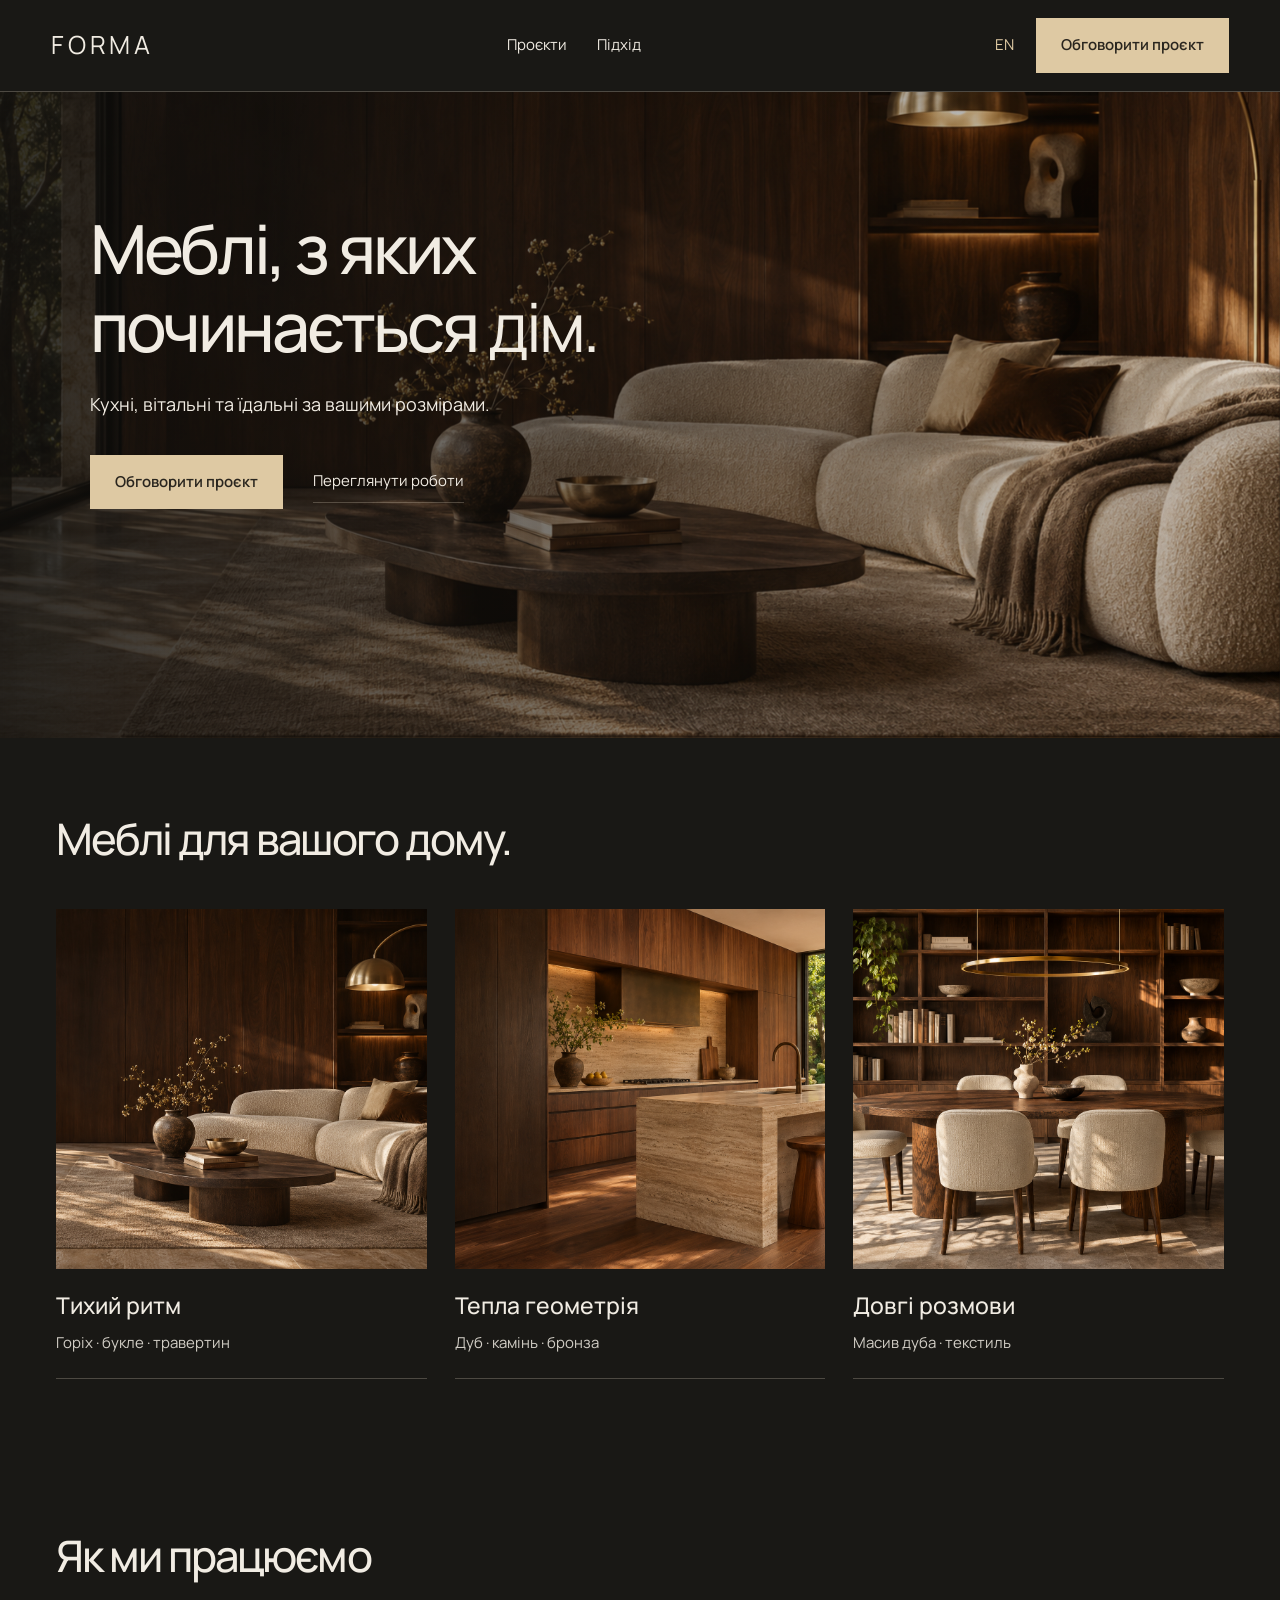
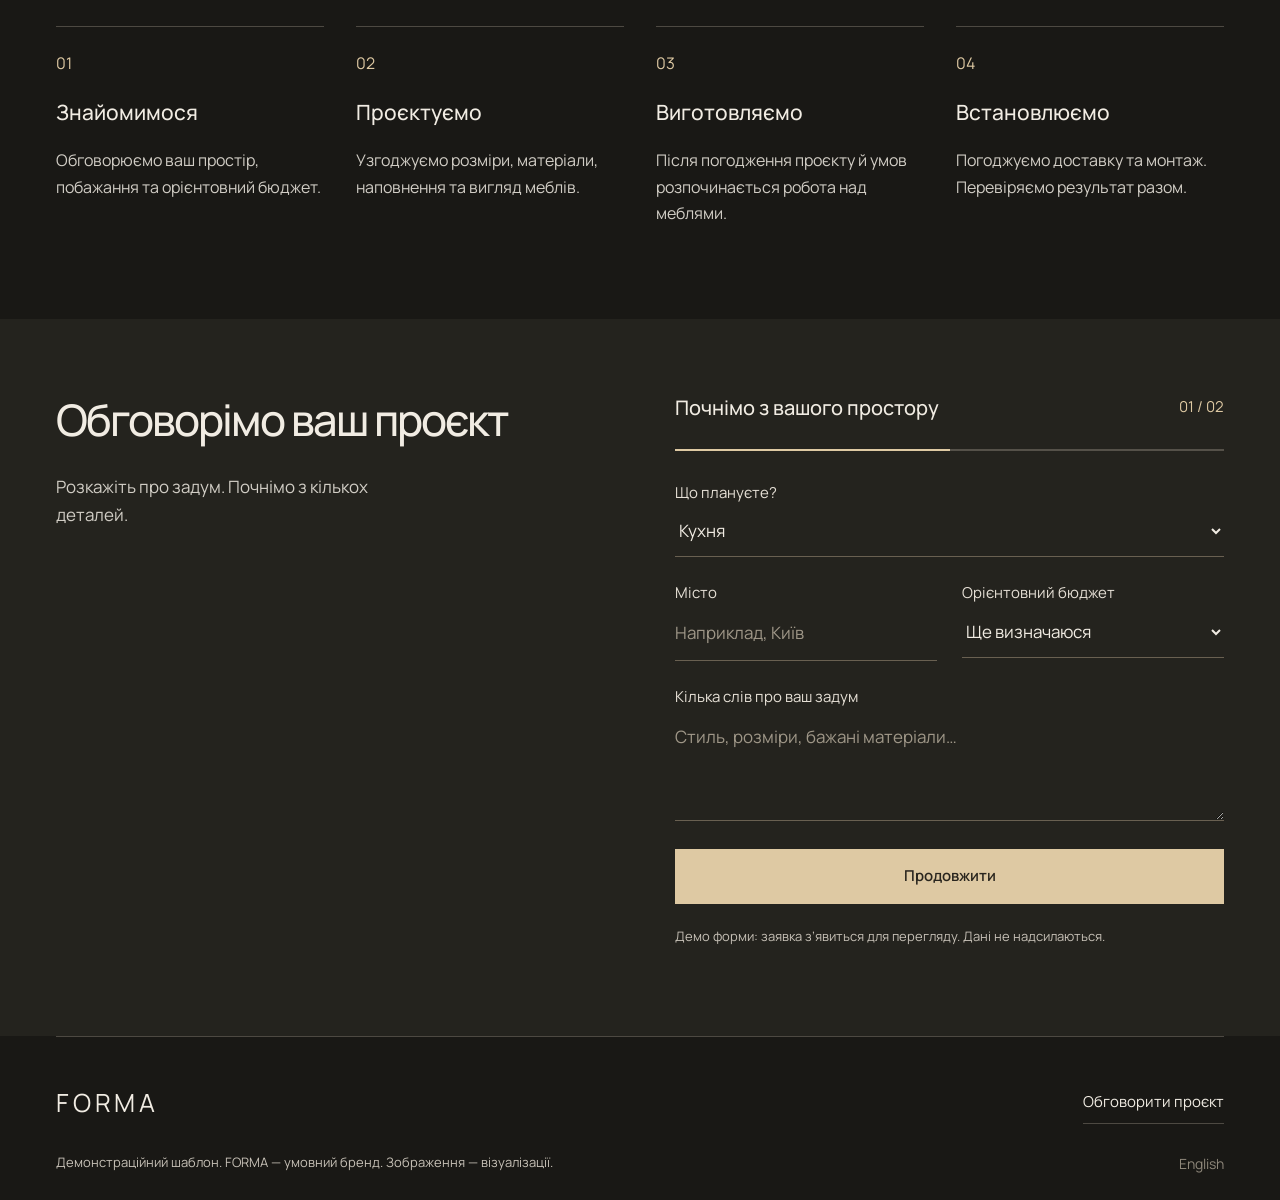
<file: index.html>
<!doctype html>
<html lang="uk">
<head>
<meta charset="UTF-8">
<meta name="viewport" content="width=device-width, initial-scale=1">
<meta name="robots" content="noindex,nofollow">
<meta name="description" content="МЕБЛІ ТА ПРОСТІР — Демонстраційний шаблон. FORMA — умовний бренд. Зображення — візуалізації.">
<meta name="theme-color" content="#191815">
<title>FORMA — МЕБЛІ ТА ПРОСТІР</title>
<link rel="icon" href="favicon.svg">
<link rel="preload" href="manrope.ttf" as="font" type="font/ttf" crossorigin>
<link rel="stylesheet" href="style.css?v=20261108">
<script src="app.js" defer>
</script>
</head>
<body class="uk">
<a class="skip" href="#main">До вмісту</a>
<header>
<a class="brand" href="#">FORMA
</a>
<nav aria-label="Навігація">

<a href="#projects">Проєкти</a>

<a href="#process">Підхід</a>
</nav>
<div class="header-end">
<a class="language" href="english.html" aria-label="English template">EN</a>
<a class="button compact" href="#inquiry">Обговорити проєкт</a>
<button class="menu-toggle" aria-label="Меню" aria-expanded="false">
<span>
</span>
<span>
</span>
</button>
</div>
</header>
<main id="main">
<section class="hero">
<img class="hero-img" src="living.png" alt="Вітальні" fetchpriority="high">
<div class="hero-shade">
</div>
<div class="hero-content">

<h1>Меблі, з яких<br>починається <i>дім.</i>
</h1>
<p class="hero-intro">Кухні, вітальні та їдальні за вашими розмірами.</p>
<div class="hero-actions">
<a class="button" href="#inquiry">Обговорити проєкт <span></span>
</a>
<a class="text-link" href="#projects">Переглянути роботи</a>
</div>
</div>

</section>
<section class="wrap section" id="projects">
<div class="section-heading">
<div>

<h2>Меблі для вашого дому.
</h2>
</div>

</div>
<div class="project-grid">
<button class="project" data-category="0" data-project="0">
<div class="project-photo">
<img src="living.png" alt="Тихий ритм" loading="lazy">

</div>
<div class="project-caption">
<h3>Тихий ритм</h3>
<small>Горіх · букле · травертин</small>
</div>
</button>
<button class="project" data-category="1" data-project="1">
<div class="project-photo">
<img src="kitchen.png" alt="Тепла геометрія" loading="lazy">

</div>
<div class="project-caption">
<h3>Тепла геометрія</h3>
<small>Дуб · камінь · бронза</small>
</div>
</button>
<button class="project" data-category="2" data-project="2">
<div class="project-photo">
<img src="dining.png" alt="Довгі розмови" loading="lazy">

</div>
<div class="project-caption">
<h3>Довгі розмови</h3>
<small>Масив дуба · текстиль</small>
</div>
</button>
</div>
</section>

<section class="wrap section" id="process">
<div class="section-heading">
<div>

<h2>Як ми працюємо
</h2>
</div>
</div>
<div class="steps">
<article>
<span class="step-number">01</span>
<h3>Знайомимося</h3>
<p>Обговорюємо ваш простір, побажання та орієнтовний бюджет.</p>
</article>
<article>
<span class="step-number">02</span>
<h3>Проєктуємо</h3>
<p>Узгоджуємо розміри, матеріали, наповнення та вигляд меблів.</p>
</article>
<article>
<span class="step-number">03</span>
<h3>Виготовляємо</h3>
<p>Після погодження проєкту й умов розпочинається робота над меблями.</p>
</article>
<article>
<span class="step-number">04</span>
<h3>Встановлюємо</h3>
<p>Погоджуємо доставку та монтаж. Перевіряємо результат разом.</p>
</article>
</div>
</section>
<section class="inquiry section" id="inquiry">
<div class="wrap inquiry-layout">
<div class="inquiry-copy">

<h2>Обговорімо ваш проєкт
</h2>
<p>Розкажіть про задум. Почнімо з кількох деталей.</p>

</div>
<form id="inquiry-form">
<div class="form-top">
<h3>Почнімо з вашого простору</h3>
<span id="step-indicator">01 / 02</span>
</div>
<div class="progress">
<span>
</span>
</div>
<fieldset id="step-one">
<legend class="sr-only">Почнімо з вашого простору</legend>
<label>Що плануєте?<select name="project">
<option>Кухня</option>
<option>Вітальня</option>
<option>Їдальня</option>
<option>Шафа / гардеробна</option>
<option>Комплексний проєкт</option>
</select>
</label>
<div class="field-grid">
<label>Місто<input name="location" placeholder="Наприклад, Київ" required >
</label>
<label>Орієнтовний бюджет<select name="budget">
<option>Ще визначаюся</option>
<option>До 100 000 ₴</option>
<option>100 000–250 000 ₴</option>
<option>Понад 250 000 ₴</option>
</select>
</label>
</div>
<label>Кілька слів про ваш задум<textarea name="notes" rows="3" placeholder="Стиль, розміри, бажані матеріали…">
</textarea>
</label>
<button class="button form-button" type="button" id="next">Продовжити <span></span>
</button>
</fieldset>
<fieldset id="step-two" hidden disabled>
<legend class="sr-only">Ваше ім’я</legend>
<label>Ваше ім’я<input name="name" autocomplete="name" required>
</label>
<label>Email<input name="email" type="email" autocomplete="email" required>
</label>
<div class="form-buttons">
<button class="back-button" type="button" id="back">Назад</button>
<button class="button" type="submit">Переглянути заявку </button>
</div>
</fieldset>
<p class="form-note">Демо форми: заявка з’явиться для перегляду. Дані не надсилаються.</p>
</form>
</div>
</section>

</main>
<footer class="wrap">
<div class="footer-top">
<a class="brand" href="#">FORMA</a>
<p>Створено для життя.</p>
<a class="text-link" href="#inquiry">Обговорити проєкт </a>
</div>
<div class="footer-bottom">
<small>Демонстраційний шаблон. FORMA — умовний бренд. Зображення — візуалізації.</small>
<a href="english.html">English</a>

</div>
</footer>
<dialog id="project-dialog">
<button class="close" aria-label="Закрити">×</button>
<img id="dialog-image" src="living.png" alt="">
<div class="dialog-copy">

<h2 id="dialog-title">
</h2>
<p id="dialog-details">
</p>
<p>Демонстраційна візуалізація поєднання матеріалів та меблів. Майбутній проєкт адаптується до вашого простору.</p>
<button class="button" id="project-inquire">Обговорити проєкт </button>
</div>
</dialog>
<dialog id="request-dialog">
<button class="close" aria-label="Закрити">×</button>
<div class="dialog-copy">

<h2>Ваша заявка</h2>
<pre id="request-text">
</pre>
<p>Це попередній перегляд. Щоб приймати реальні звернення, власник шаблону підключає пошту або CRM.</p>
<div class="form-buttons">
<button class="button" id="copy">Скопіювати</button>
<button class="text-link" id="download">Завантажити заявку</button>
</div>
<p id="copy-status" role="status">
</p>
</div>
</dialog>
<script type="application/json" id="site-data">{"lang":"uk","brand":"FORMA","tag":"МЕБЛІ ТА ПРОСТІР","other":"english.html","otherlabel":"EN","title":"Меблі, з яких<br>починається <i>дім.</i>","eyebrow":"ІНДИВІДУАЛЬНІ МЕБЛІ • КОНЦЕПЦІЯ СТУДІЇ","intro":"Продумані форми. Природні матеріали.<br>Простір, у якому хочеться залишитися.","hero":"living","cta":"Обговорити проєкт","explore":"Переглянути роботи","nav":["Напрями","Проєкти","Матеріали","Підхід"],"line":["За вашими розмірами","Матеріали з характером","Увага до кожної деталі","Від ідеї до монтажу"],"collection":"Для вашого<br>  <i>способу жити.</i>","collectionintro":"Меблі, що продовжують архітектуру дому — від першої ранкової кави до тихого вечора.","cats":["Вітальні","Кухні","Їдальні"],"catdesc":["Простір для себе","Серце вашого дому","Місце для зустрічей"],"aboutlabel":"ФІЛОСОФІЯ FORMA","about":"Гарний дизайн<br>починається з <i>вас.</i>","abouttext":"З того, як ви проводите ранок. Що любите тримати під рукою. Де збираєте близьких. Саме ці деталі визначають форму майбутніх меблів.","abouttext2":"Розміри, наповнення, фактура й відтінок складаються в єдине ціле. Так з’являється простір, який відчувається вашим.","projects":"Простори<br>з <i>характером.</i>","all":"Усі","projectfilters":["Вітальні","Кухні","Їдальні"],"projectnames":["Тихий ритм","Тепла геометрія","Довгі розмови"],"projectdetail":["Горіх · букле · травертин","Дуб · камінь · бронза","Масив дуба · текстиль"],"view":"Детальніше про концепцію","materials":"Матеріали,<br>які хочеться <i>відчути.</i>","materialintro":"Від дотику до настрою цілого інтер’єру. Знайдіть свою комбінацію фактур.","matnames":["Горіх","Світлий дуб","Травертин","Букле"],"matdesc":["Глибокий теплий відтінок і виразний малюнок волокон. Для спокійних, насичених інтер’єрів.","Світла природна фактура. Додає простору легкості й поєднується з теплим каменем.","М’яка палітра та природні пори. Кожен фрагмент має власний неповторний малюнок.","Об’ємне переплетення та м’якість. Для меблів, у яких хочеться затриматися."],"process":"Від першої ідеї<br>до останньої <i>деталі.</i>","steps":["Знайомимося","Проєктуємо","Виготовляємо","Встановлюємо"],"steptext":["Обговорюємо ваш простір, побажання та орієнтовний бюджет.","Узгоджуємо розміри, матеріали, наповнення та вигляд меблів.","Після погодження проєкту й умов розпочинається робота над меблями.","Погоджуємо доставку та монтаж. Перевіряємо результат разом."],"formtitle":"Ваш дім.<br>Ваша <i>історія.</i>","formintro":"Розкажіть про задум. Почнімо з кількох деталей.","start":"Почнімо з вашого простору","next":"Продовжити","back":"Назад","send":"Переглянути заявку","projectlabel":"Що плануєте?","options":["Кухня","Вітальня","Їдальня","Шафа / гардеробна","Комплексний проєкт"],"city":"Місто","cityph":"Наприклад, Київ","budget":"Орієнтовний бюджет","budgets":["Ще визначаюся","До 100 000 ₴","100 000–250 000 ₴","Понад 250 000 ₴"],"name":"Ваше ім’я","email":"Email","notes":"Кілька слів про ваш задум","noteph":"Стиль, розміри, бажані матеріали…","formnote":"Демо форми: заявка з’явиться для перегляду. Дані не надсилаються.","faqtitle":"Перш ніж<br>  <i>почнемо.</i>","faqs":[["Чи можна змінити розміри та матеріали?","Так. Концепція передбачає індивідуальний вибір розмірів, наповнення й матеріалів. Остаточні можливості узгоджуються для конкретного проєкту."],["Як визначається вартість?","Для розрахунку потрібні розміри, бажане наповнення, матеріали та умови монтажу. Точна пропозиція готується після обговорення деталей."],["Що підготувати для першої розмови?","План приміщення, приблизні розміри та кілька зображень, які вам подобаються. Якщо їх ще немає, почніть з опису ідеї."]],"footer":"Створено для життя.","demo":"Демонстраційний шаблон. FORMA — умовний бренд. Зображення — візуалізації.","modal":"Концепція інтер’єру","modaltext":"Демонстраційна візуалізація поєднання матеріалів та меблів. Майбутній проєкт адаптується до вашого простору.","close":"Закрити","request":"Ваша заявка","copy":"Скопіювати","copied":"Скопійовано","download":"Завантажити заявку","step":"Крок","finish":"Готово до обговорення","formsummary":"Це попередній перегляд. Щоб приймати реальні звернення, власник шаблону підключає пошту або CRM."}</script>
</body>
</html>
</file>
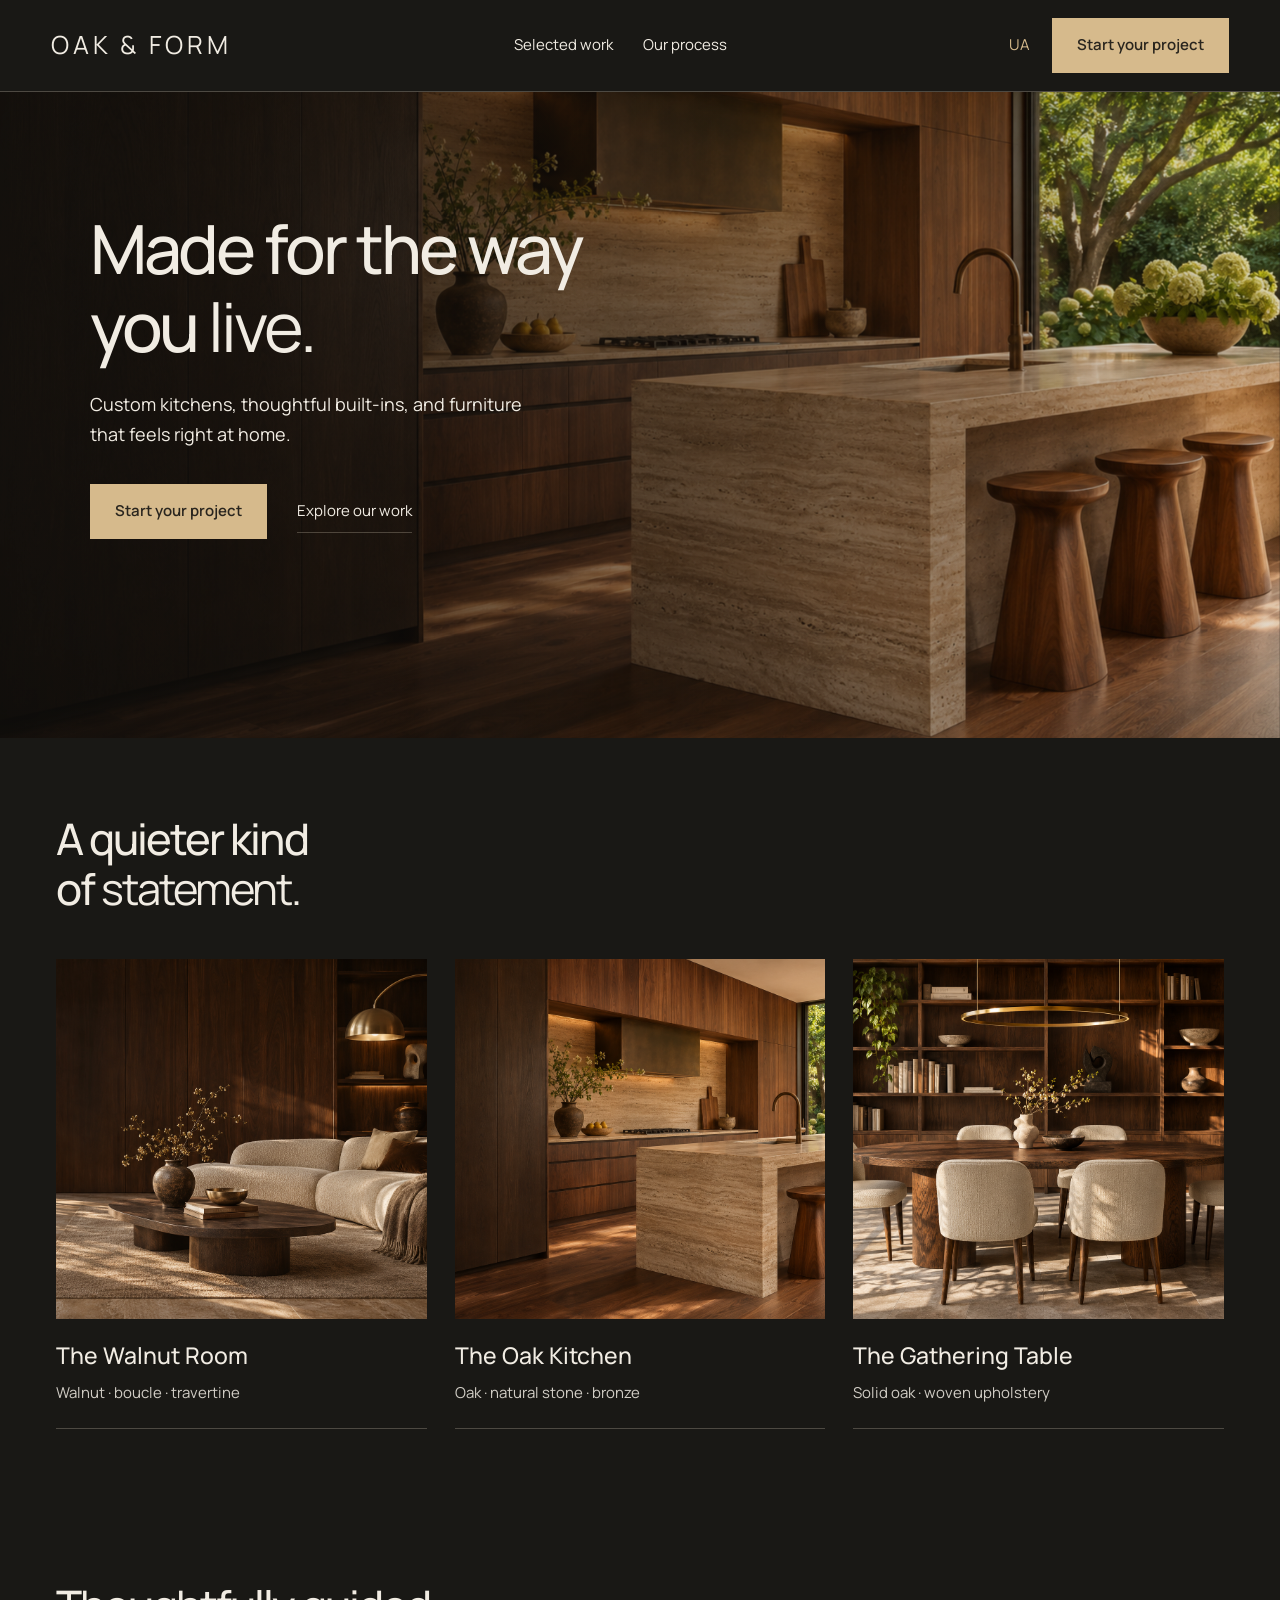
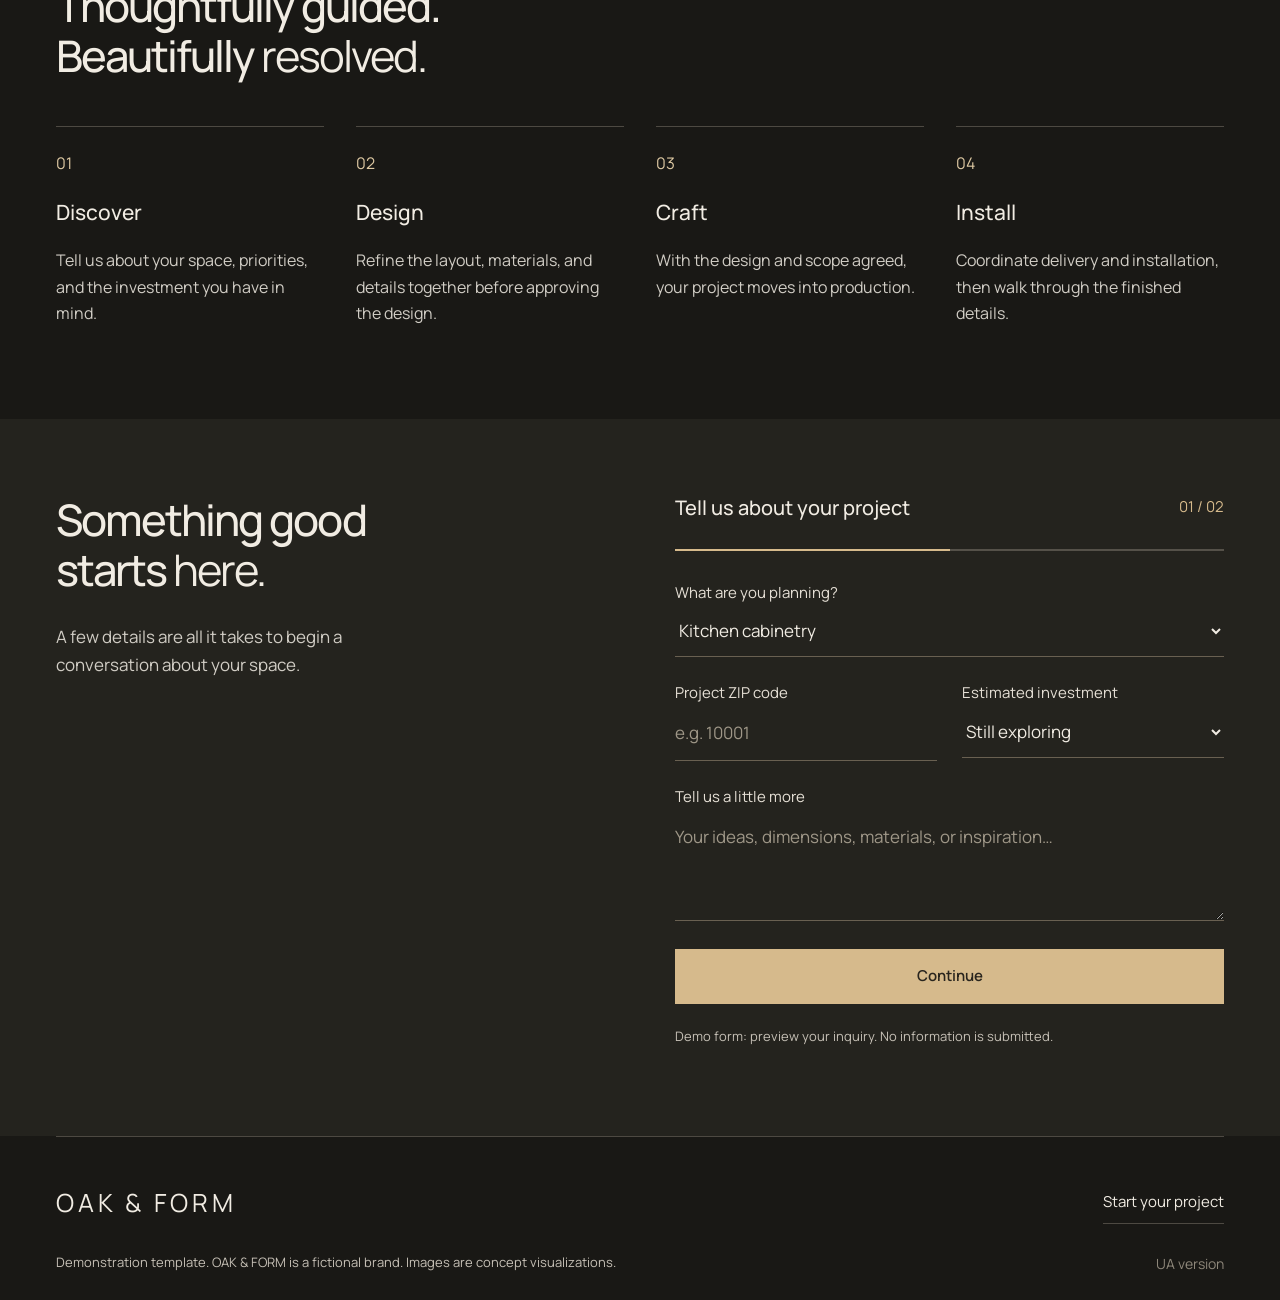
<file: english.html>
<!doctype html>
<html lang="en">
<head>
<meta charset="UTF-8">
<meta name="viewport" content="width=device-width, initial-scale=1">
<meta name="robots" content="noindex,nofollow">
<meta name="description" content="CUSTOM CABINETRY & INTERIORS — Demonstration template. OAK & FORM is a fictional brand. Images are concept visualizations.">
<meta name="theme-color" content="#191815">
<title>OAK & FORM — CUSTOM CABINETRY & INTERIORS</title>
<link rel="icon" href="favicon.svg">
<link rel="preload" href="manrope.ttf" as="font" type="font/ttf" crossorigin>
<link rel="stylesheet" href="style.css?v=20261108">
<script src="app.js" defer>
</script>
</head>
<body class="en">
<a class="skip" href="#main">Skip to content</a>
<header>
<a class="brand" href="#">OAK & FORM<small>CUSTOM CABINETRY & INTERIORS</small>
</a>
<nav aria-label="Main navigation">

<a href="#projects">Selected work</a>

<a href="#process">Our process</a>
</nav>
<div class="header-end">
<a class="language" href="index.html" aria-label="Український шаблон">UA</a>
<a class="button compact" href="#inquiry">Start your project</a>
<button class="menu-toggle" aria-label="Menu" aria-expanded="false">
<span>
</span>
<span>
</span>
</button>
</div>
</header>
<main id="main">
<section class="hero">
<img class="hero-img" src="kitchen.png" alt="Kitchens" fetchpriority="high">
<div class="hero-shade">
</div>
<div class="hero-content">

<h1>Made for the way<br>you <i>live.</i>
</h1>
<p class="hero-intro">Custom kitchens, thoughtful built-ins, and furniture<br>that feels right at home.</p>
<div class="hero-actions">
<a class="button" href="#inquiry">Start your project <span></span>
</a>
<a class="text-link" href="#projects">Explore our work</a>
</div>
</div>

</section>
<section class="wrap section" id="projects">
<div class="section-heading">
<div>

<h2>A quieter kind<br>of <i>statement.</i>
</h2>
</div>

</div>
<div class="project-grid">
<button class="project" data-category="0" data-project="0">
<div class="project-photo">
<img src="living.png" alt="The Walnut Room" loading="lazy">

</div>
<div class="project-caption">
<h3>The Walnut Room</h3>
<small>Walnut · boucle · travertine</small>
</div>
</button>
<button class="project" data-category="1" data-project="1">
<div class="project-photo">
<img src="kitchen.png" alt="The Oak Kitchen" loading="lazy">

</div>
<div class="project-caption">
<h3>The Oak Kitchen</h3>
<small>Oak · natural stone · bronze</small>
</div>
</button>
<button class="project" data-category="2" data-project="2">
<div class="project-photo">
<img src="dining.png" alt="The Gathering Table" loading="lazy">

</div>
<div class="project-caption">
<h3>The Gathering Table</h3>
<small>Solid oak · woven upholstery</small>
</div>
</button>
</div>
</section>

<section class="wrap section" id="process">
<div class="section-heading">
<div>

<h2>Thoughtfully guided.<br>Beautifully <i>resolved.</i>
</h2>
</div>
</div>
<div class="steps">
<article>
<span class="step-number">01</span>
<h3>Discover</h3>
<p>Tell us about your space, priorities, and the investment you have in mind.</p>
</article>
<article>
<span class="step-number">02</span>
<h3>Design</h3>
<p>Refine the layout, materials, and details together before approving the design.</p>
</article>
<article>
<span class="step-number">03</span>
<h3>Craft</h3>
<p>With the design and scope agreed, your project moves into production.</p>
</article>
<article>
<span class="step-number">04</span>
<h3>Install</h3>
<p>Coordinate delivery and installation, then walk through the finished details.</p>
</article>
</div>
</section>
<section class="inquiry section" id="inquiry">
<div class="wrap inquiry-layout">
<div class="inquiry-copy">

<h2>Something good<br>starts <i>here.</i>
</h2>
<p>A few details are all it takes to begin a conversation about your space.</p>

</div>
<form id="inquiry-form">
<div class="form-top">
<h3>Tell us about your project</h3>
<span id="step-indicator">01 / 02</span>
</div>
<div class="progress">
<span>
</span>
</div>
<fieldset id="step-one">
<legend class="sr-only">Tell us about your project</legend>
<label>What are you planning?<select name="project">
<option>Kitchen cabinetry</option>
<option>Living room built-ins</option>
<option>Dining furniture</option>
<option>Closet / storage</option>
<option>Whole-home project</option>
</select>
</label>
<div class="field-grid">
<label>Project ZIP code<input name="location" placeholder="e.g. 10001" required >
</label>
<label>Estimated investment<select name="budget">
<option>Still exploring</option>
<option>Under $15,000</option>
<option>$15,000–$40,000</option>
<option>$40,000+</option>
</select>
</label>
</div>
<label>Tell us a little more<textarea name="notes" rows="3" placeholder="Your ideas, dimensions, materials, or inspiration…">
</textarea>
</label>
<button class="button form-button" type="button" id="next">Continue <span></span>
</button>
</fieldset>
<fieldset id="step-two" hidden disabled>
<legend class="sr-only">Your name</legend>
<label>Your name<input name="name" autocomplete="name" required>
</label>
<label>Email address<input name="email" type="email" autocomplete="email" required>
</label>
<div class="form-buttons">
<button class="back-button" type="button" id="back">Back</button>
<button class="button" type="submit">Review your inquiry </button>
</div>
</fieldset>
<p class="form-note">Demo form: preview your inquiry. No information is submitted.</p>
</form>
</div>
</section>

</main>
<footer class="wrap">
<div class="footer-top">
<a class="brand" href="#">OAK & FORM</a>
<p>Room for a better everyday.</p>
<a class="text-link" href="#inquiry">Start your project </a>
</div>
<div class="footer-bottom">
<small>Demonstration template. OAK & FORM is a fictional brand. Images are concept visualizations.</small>
<a href="index.html">UA version</a>

</div>
</footer>
<dialog id="project-dialog">
<button class="close" aria-label="Close">×</button>
<img id="dialog-image" src="living.png" alt="">
<div class="dialog-copy">

<h2 id="dialog-title">
</h2>
<p id="dialog-details">
</p>
<p>An illustrative material and furniture concept. Your future project would be tailored to your space and needs.</p>
<button class="button" id="project-inquire">Start your project </button>
</div>
</dialog>
<dialog id="request-dialog">
<button class="close" aria-label="Close">×</button>
<div class="dialog-copy">

<h2>Your project inquiry</h2>
<pre id="request-text">
</pre>
<p>This is a preview. Connect an email or CRM service before accepting real inquiries.</p>
<div class="form-buttons">
<button class="button" id="copy">Copy inquiry</button>
<button class="text-link" id="download">Download inquiry</button>
</div>
<p id="copy-status" role="status">
</p>
</div>
</dialog>
<script type="application/json" id="site-data">{"lang":"en","brand":"OAK & FORM","tag":"CUSTOM CABINETRY & INTERIORS","other":"index.html","otherlabel":"UA","title":"Made for the way<br>you <i>live.</i>","eyebrow":"CONSIDERED SPACES. CUSTOM CRAFT.","intro":"Custom kitchens, thoughtful built-ins, and furniture<br>that feels right at home.","hero":"kitchen","cta":"Start your project","explore":"Explore our work","nav":["What we make","Selected work","Materials","Our process"],"line":["Designed around you","Thoughtfully selected materials","Details that make a difference","From concept to installation"],"collection":"A place for<br>  <i>everyday living.</i>","collectionintro":"Quiet mornings. Shared meals. Room to unwind. Every space begins with the way you want to use it.","cats":["Living spaces","Kitchens","Dining rooms"],"catdesc":["Space to slow down","Designed for daily life","Bring everyone together"],"aboutlabel":"THE OAK & FORM APPROACH","about":"Good design<br>feels <i>personal.</i>","abouttext":"Your morning routine. The things you collect. The way you gather. These are the details that make a space worth designing around.","abouttext2":"We bring layout, storage, materials, and finish into one considered conversation. A place for everything, with room to be yourself.","projects":"A quieter kind<br>of <i>statement.</i>","all":"All spaces","projectfilters":["Living","Kitchens","Dining"],"projectnames":["The Walnut Room","The Oak Kitchen","The Gathering Table"],"projectdetail":["Walnut · boucle · travertine","Oak · natural stone · bronze","Solid oak · woven upholstery"],"view":"Explore this concept","materials":"Honest materials.<br>Lasting <i>character.</i>","materialintro":"Natural grain. Tactile surfaces. Finishes that bring warmth to everyday life. Explore the palette.","matnames":["Walnut","White oak","Travertine","Boucle"],"matdesc":["Rich tones and expressive grain. A warm foundation for calm, deeply layered interiors.","An open grain and a naturally light palette. Beautiful alongside stone and warm metal.","Soft mineral tones and organic pores. Subtle variation gives every piece its own character.","A softly looped texture with inviting depth. Made for places where you want to linger."],"process":"Thoughtfully guided.<br>Beautifully <i>resolved.</i>","steps":["Discover","Design","Craft","Install"],"steptext":["Tell us about your space, priorities, and the investment you have in mind.","Refine the layout, materials, and details together before approving the design.","With the design and scope agreed, your project moves into production.","Coordinate delivery and installation, then walk through the finished details."],"formtitle":"Something good<br>starts <i>here.</i>","formintro":"A few details are all it takes to begin a conversation about your space.","start":"Tell us about your project","next":"Continue","back":"Back","send":"Review your inquiry","projectlabel":"What are you planning?","options":["Kitchen cabinetry","Living room built-ins","Dining furniture","Closet / storage","Whole-home project"],"city":"Project ZIP code","cityph":"e.g. 10001","budget":"Estimated investment","budgets":["Still exploring","Under $15,000","$15,000–$40,000","$40,000+"],"name":"Your name","email":"Email address","notes":"Tell us a little more","noteph":"Your ideas, dimensions, materials, or inspiration…","formnote":"Demo form: preview your inquiry. No information is submitted.","faqtitle":"A little clarity,<br>  <i>before we begin.</i>","faqs":[["Can the design be customized?","Yes. This concept is built around custom dimensions, layouts, and finishes. The final scope and available materials are agreed for each project."],["How is a project priced?","Pricing depends on dimensions, construction, materials, hardware, and installation. A tailored estimate follows a discussion of the project scope."],["What should I bring to the first conversation?","Approximate measurements, a floor plan if you have one, and a few inspiration images. An idea and a description of your space are a good starting point."]],"footer":"Room for a better everyday.","demo":"Demonstration template. OAK & FORM is a fictional brand. Images are concept visualizations.","modal":"Interior concept","modaltext":"An illustrative material and furniture concept. Your future project would be tailored to your space and needs.","close":"Close","request":"Your project inquiry","copy":"Copy inquiry","copied":"Copied","download":"Download inquiry","step":"Step","finish":"Ready for a conversation","formsummary":"This is a preview. Connect an email or CRM service before accepting real inquiries."}</script>
</body>
</html>
</file>
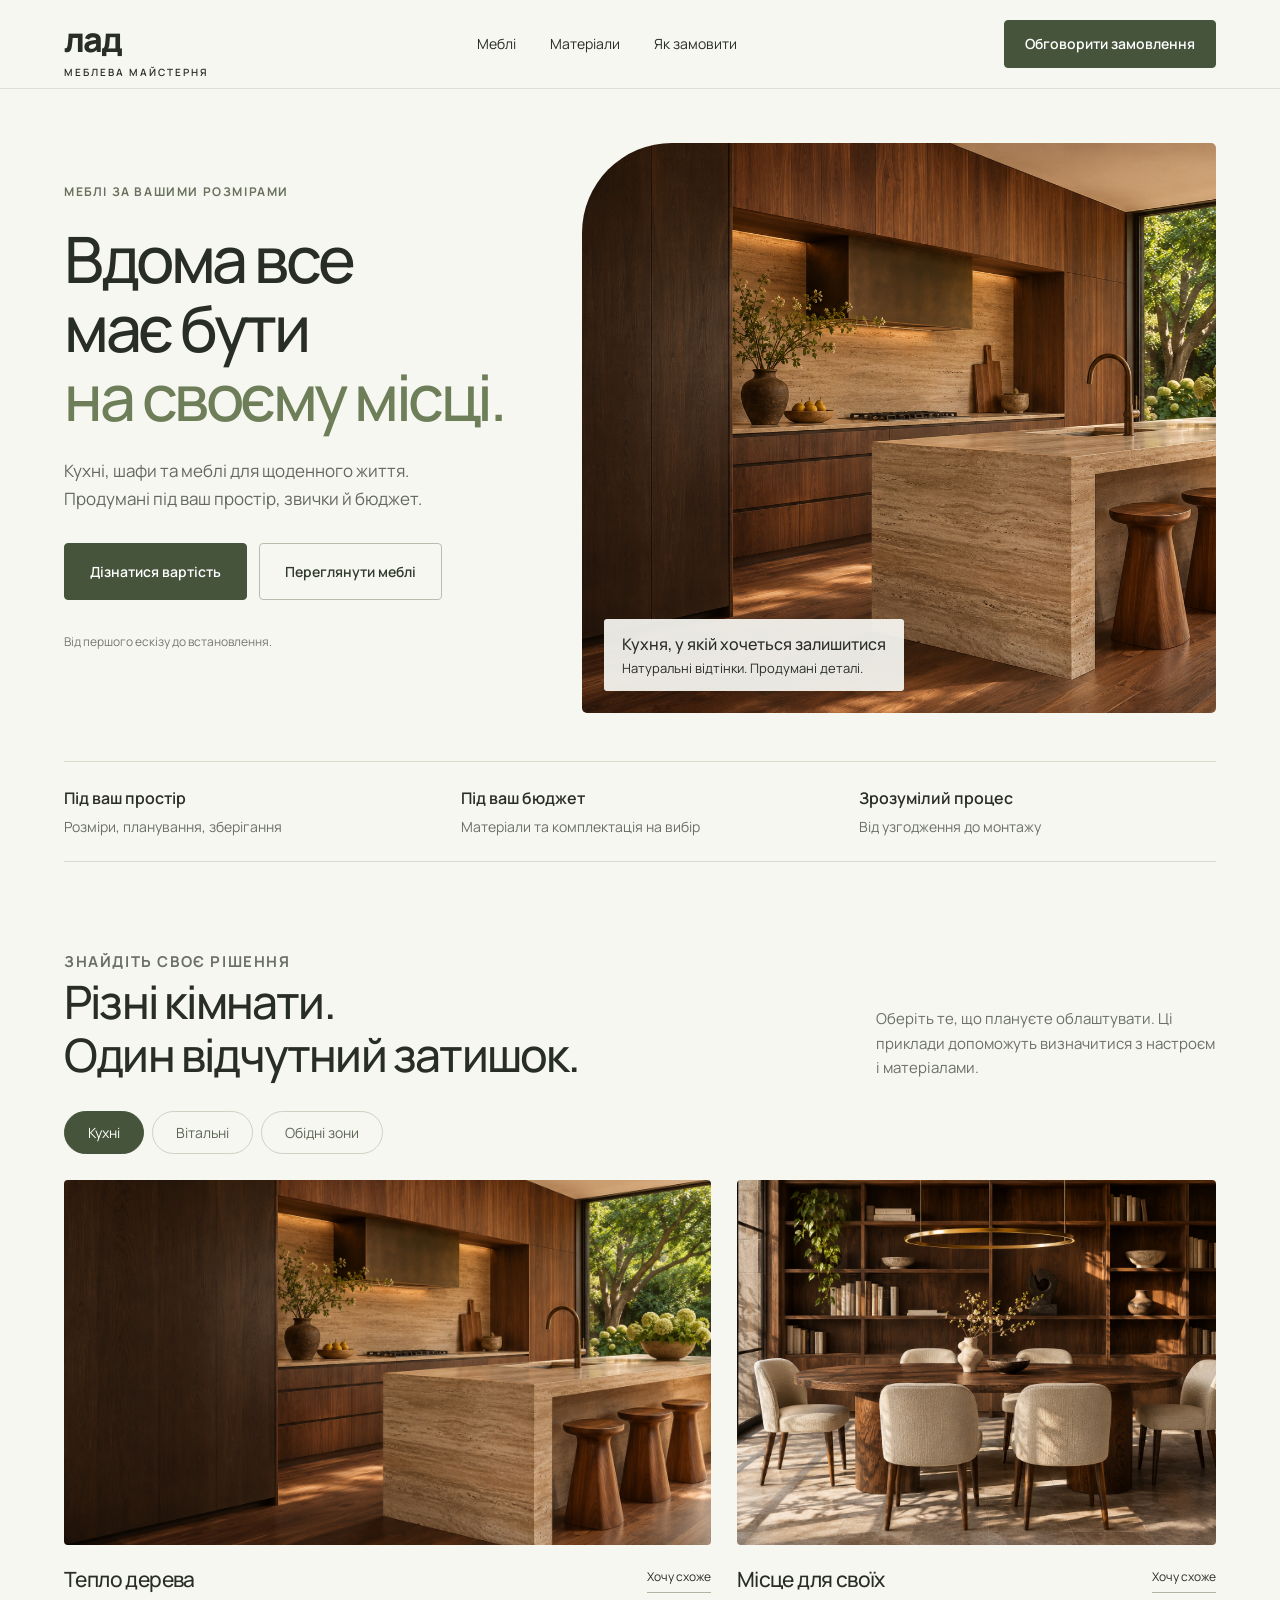
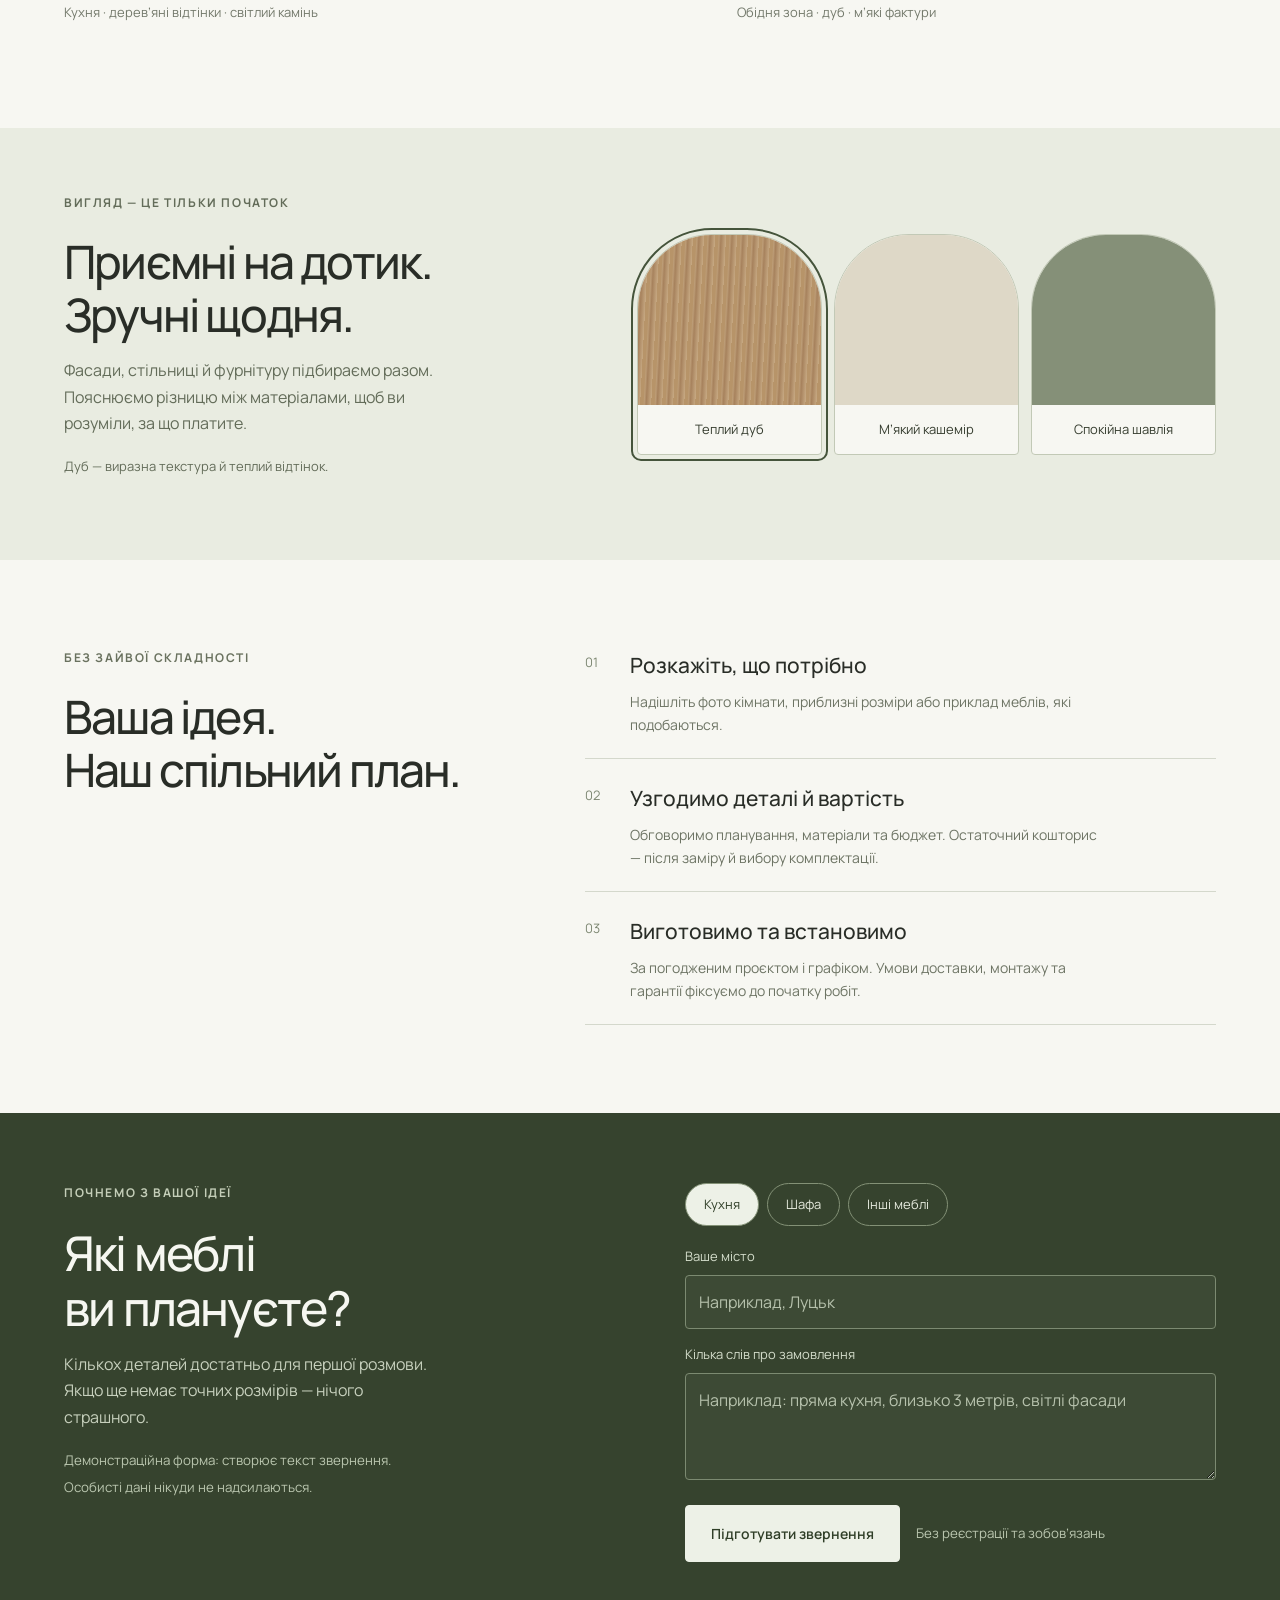
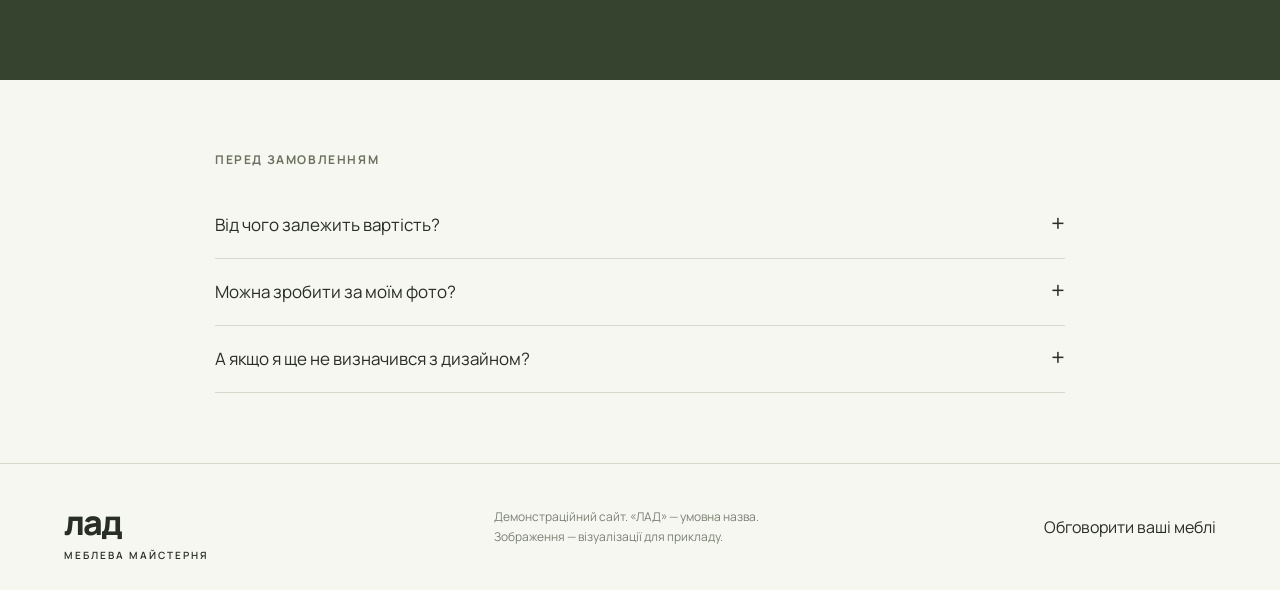
<file: lad.html>
<!doctype html><html lang="uk"><head><meta charset="utf-8"><meta name="viewport" content="width=device-width, initial-scale=1"><meta name="robots" content="noindex,nofollow"><title>ЛАД — меблі для вашого життя</title><meta name="description" content="Окремий демонстраційний сайт меблевої майстерні: кухні, шафи та меблі на замовлення."><style>
@font-face{font-family:Manrope;src:url(manrope.ttf)}*{box-sizing:border-box}html{scroll-behavior:smooth;scroll-padding-top:95px}body{margin:0;background:#f7f7f2;color:#292d27;font-family:Manrope,Arial,sans-serif;font-size:16px;line-height:1.65}button,input,textarea{font:inherit}button,a{-webkit-tap-highlight-color:transparent}a{color:inherit;text-decoration:none}button{cursor:pointer}button:focus-visible,a:focus-visible,input:focus-visible,textarea:focus-visible{outline:3px solid #a9b884;outline-offset:5px}.wrap{width:min(1320px,90%);margin:auto}header{border-bottom:1px solid #dedfd4;background:#f7f7f2;position:sticky;top:0;z-index:20}.nav{height:88px;display:flex;align-items:center;justify-content:space-between;gap:30px}.logo{font-size:34px;font-weight:800;letter-spacing:-2px}.logo span{display:block;font-size:10px;letter-spacing:2px;font-weight:600;line-height:1}.links{display:flex;gap:34px;font-size:14px}.btn{background:#45543b;color:#fff;border:1px solid #45543b;padding:16px 25px;display:inline-flex;align-items:center;justify-content:center;font-weight:600;font-size:14px;border-radius:4px;transition:background .2s,transform .2s}.btn:hover{background:#303f28;transform:translateY(-2px)}.btn.light{background:transparent;color:#303b2b;border-color:#b9bdae}.nav .btn{padding:11px 20px}.hero{display:grid;grid-template-columns:45% 55%;align-items:center;padding:54px 0 48px}.eyebrow{font-size:12px;letter-spacing:1.6px;font-weight:700;text-transform:uppercase;color:#6a725f;margin:0 0 22px}h1{font-size:clamp(44px,5vw,74px);line-height:1.08;font-weight:500;letter-spacing:-3.5px;margin:0 0 26px}h1 em{font-style:normal;color:#6d7e59}.intro{max-width:390px;color:#64695f;font-size:17px;margin:0 0 30px}.actions{display:flex;gap:12px;flex-wrap:wrap}.hero-copy{padding:25px 40px 35px 0}.hero-visual{position:relative;height:570px;border-radius:90px 5px 5px 5px;overflow:hidden}.hero-visual img{width:100%;height:100%;object-fit:cover;object-position:60% center;animation:arrive 1.1s ease both}.visual-label{position:absolute;bottom:22px;left:22px;background:#f7f7f2ed;padding:12px 18px;border-radius:3px;font-size:13px}.visual-label strong{display:block;font-size:16px;font-weight:500}.hero-note{margin-top:32px;color:#74796d;font-size:12px}.assurance{display:grid;grid-template-columns:repeat(3,1fr);border-top:1px solid #d8dccf;border-bottom:1px solid #d8dccf;padding:23px 0;gap:40px}.assurance div{font-size:14px}.assurance b{display:block;font-size:16px;font-weight:600;margin-bottom:4px}.assurance span{color:#6b7065}section{padding:88px 0}.section-top{display:flex;justify-content:space-between;align-items:end;gap:35px;margin-bottom:30px}h2{font-size:clamp(32px,3.6vw,49px);line-height:1.15;font-weight:500;letter-spacing:-1.8px;margin:0}.section-top p{max-width:340px;color:#6b7065;margin:0;font-size:15px}.tabs{display:flex;gap:8px;margin-bottom:26px;flex-wrap:wrap}.tab{border:1px solid #cdd2c3;border-radius:40px;padding:9px 23px;background:transparent;color:#5e6656;font-size:14px}.tab[aria-selected=true]{background:#45543b;color:white;border-color:#45543b}.project-grid{display:grid;grid-template-columns:1.35fr 1fr;gap:26px}.project{padding:0;border:0;background:none;text-align:left;color:inherit}.project img{width:100%;height:365px;object-fit:cover;display:block;border-radius:4px;transition:filter .3s}.project:hover img{filter:brightness(.9)}.project:nth-child(2) img{object-position:40% center}.project-meta{display:flex;justify-content:space-between;align-items:start;padding:17px 0;gap:15px}.project h3{font-weight:500;font-size:21px;letter-spacing:-.6px;margin:0}.project p{font-size:13px;color:#73796b;margin:5px 0 0}.project-meta span{font-size:12px;border-bottom:1px solid #adb49f;padding:5px 0;white-space:nowrap}.materials{background:#e9ece1;padding:65px 0}.material-layout{display:grid;grid-template-columns:1fr 1.2fr;gap:90px;align-items:center}.material-copy p{max-width:410px;color:#636c59}.samples{display:grid;grid-template-columns:repeat(3,1fr);gap:12px}.sample{border:1px solid #c2c9b6;padding:0;background:#f7f7f2;text-align:left;border-radius:75px 75px 4px 4px;overflow:hidden;color:#373e30}.sample.selected{outline:2px solid #45543b;outline-offset:4px}.swatch{height:170px;display:block}.sample small{display:block;text-align:center;padding:14px 4px;font-size:13px}.oak{background:repeating-linear-gradient(93deg,#b79469 0,#b79469 3px,#bc9c76 4px,#a7825d 6px,#c5a781 11px)}.cream{background:#ded8c7}.sage{background:#859078}.material-output{font-size:13px;color:#59634e;min-height:26px;margin-top:20px}.process{display:grid;grid-template-columns:1fr 1.5fr;gap:100px}.steps{counter-reset:s}.step{display:grid;grid-template-columns:45px 1fr;border-bottom:1px solid #d4d8cc;padding:22px 0}.step:first-child{padding-top:0}.step:before{counter-increment:s;content:'0' counter(s);font-size:13px;color:#7e8873;padding-top:4px}.step h3{font-size:21px;font-weight:500;margin:0 0 7px}.step p{font-size:14px;color:#6d7464;margin:0;max-width:480px}.quote{background:#36432e;color:#f6f7f1;padding:70px 0}.quote-grid{display:grid;grid-template-columns:1fr 1fr;gap:90px}.quote .eyebrow{color:#c4ceb8}.quote h2{font-size:48px}.quote p{color:#c7d0bd;max-width:380px}.quote small{color:#bac6af}.formrow{display:flex;gap:8px;flex-wrap:wrap;margin-bottom:20px}.choice{border:1px solid #839176;padding:10px 18px;border-radius:30px;background:transparent;color:#e5eadd;font-size:13px}.choice.active{background:#edf1e7;color:#303f28}label{display:block;color:#d4ddcb;font-size:13px;margin:15px 0 7px}input,textarea{width:100%;background:#ffffff09;border:1px solid #7c8a71;border-radius:4px;padding:13px;color:white;resize:vertical}input::placeholder,textarea::placeholder{color:#b7c2ad}.form-bottom{margin-top:18px;display:flex;gap:16px;align-items:center}.quote .btn{background:#edf1e7;color:#303f28;border-color:#edf1e7}.quote .btn:hover{background:#d9e3ce}.feedback{font-size:13px;color:#e5eddf;min-height:22px}.faq{max-width:850px;margin:auto;padding:70px 0}details{border-bottom:1px solid #d6dacd;padding:19px 0}summary{cursor:pointer;font-size:17px;list-style:none;display:flex;justify-content:space-between;gap:15px}summary:after{content:'+';font-size:24px;line-height:1}details[open] summary:after{content:'−'}details p{color:#69725e;font-size:14px;max-width:680px}footer{border-top:1px solid #d6dacd;padding:30px 0}.foot{display:flex;align-items:center;justify-content:space-between;gap:30px}.foot p{font-size:12px;color:#7a8171;max-width:440px}.mobile-cta{display:none}.reveal{animation:arrive .7s ease both}@keyframes arrive{from{opacity:0;transform:translateY(16px)}to{opacity:1;transform:none}}@media(min-width:1700px){.hero-visual{height:640px}}@media(max-width:800px){.links{gap:18px}.hero{grid-template-columns:1fr;padding-top:25px}.hero-copy{padding-right:0}h1{letter-spacing:-2px;font-size:50px}.hero-visual{height:390px;border-radius:65px 4px 4px 4px}.hero-note{margin-top:20px}.assurance{gap:20px}.assurance span{font-size:12px}.assurance b{font-size:14px}.section-top{display:block}.section-top p{margin-top:18px}section{padding:58px 0}.project-grid{gap:17px}.project img{height:260px}.project-meta{display:block}.project-meta span{display:inline-block;margin-top:8px}.material-layout,.process,.quote-grid{grid-template-columns:1fr;gap:35px}.material-copy p{max-width:100%}.swatch{height:140px}.quote h2{font-size:39px}.foot{align-items:start}}@media(max-width:520px){.nav{height:74px}.logo{font-size:30px}.nav .btn{padding:10px 13px;font-size:12px}.links{display:none}.hero{padding-bottom:30px}h1{font-size:46px}.hero-visual{height:335px}.intro{font-size:15px}.hero-copy{padding-bottom:28px}.assurance{grid-template-columns:1fr;gap:16px;padding:22px 0}.assurance div{display:grid;grid-template-columns:1fr 1.2fr;gap:15px}.assurance span{font-size:13px}.assurance b{margin:0}.project-grid{grid-template-columns:1fr}.project img{height:300px}.project-meta{display:flex}.project-meta span{margin-top:0}.samples{gap:10px}.swatch{height:120px}.sample small{font-size:11px}.quote{padding:50px 0}.form-bottom{display:block}.form-bottom .btn{width:100%}.quote small{display:block;margin-top:12px}.foot{display:block}.foot p{margin-top:20px}footer{padding-bottom:90px}.mobile-cta{display:block;position:fixed;bottom:12px;left:5%;width:90%;z-index:30;box-shadow:0 4px 20px #26332130}.faq{padding:50px 0}h2{font-size:34px}}@media(prefers-reduced-motion:reduce){html{scroll-behavior:auto}*,*:before,*:after{animation:none!important;transition:none!important}}
</style></head><body><header><div class="wrap nav"><a href="#" class="logo" aria-label="ЛАД — на головну">лад<span>МЕБЛЕВА МАЙСТЕРНЯ</span></a><nav class="links"><a href="#projects">Меблі</a><a href="#materials">Матеріали</a><a href="#process">Як замовити</a></nav><a class="btn" href="#brief">Обговорити замовлення</a></div></header><main><div class="wrap"><section class="hero"><div class="hero-copy reveal"><p class="eyebrow">Меблі за вашими розмірами</p><h1>Вдома все<br>має бути<br><em>на своєму місці.</em></h1><p class="intro">Кухні, шафи та меблі для щоденного життя. Продумані під ваш простір, звички й бюджет.</p><div class="actions"><a href="#brief" class="btn">Дізнатися вартість</a><a href="#projects" class="btn light">Переглянути меблі</a></div><p class="hero-note">Від першого ескізу до встановлення.</p></div><div class="hero-visual"><img src="kitchen.png" alt="Тепла кухня з дерев’яними фасадами та світлою стільницею" fetchpriority="high"><div class="visual-label"><strong>Кухня, у якій хочеться залишитися</strong>Натуральні відтінки. Продумані деталі.</div></div></section><div class="assurance"><div><b>Під ваш простір</b><span>Розміри, планування, зберігання</span></div><div><b>Під ваш бюджет</b><span>Матеріали та комплектація на вибір</span></div><div><b>Зрозумілий процес</b><span>Від узгодження до монтажу</span></div></div><section id="projects"><div class="section-top"><div><p class="eyebrow">Знайдіть своє рішення</p><h2>Різні кімнати.<br>Один відчутний затишок.</h2></div><p>Оберіть те, що плануєте облаштувати. Ці приклади допоможуть визначитися з настроєм і матеріалами.</p></div><div class="tabs" role="tablist" aria-label="Тип меблів"><button class="tab" role="tab" aria-selected="true" data-type="kitchen">Кухні</button><button class="tab" role="tab" aria-selected="false" data-type="living">Вітальні</button><button class="tab" role="tab" aria-selected="false" data-type="dining">Обідні зони</button></div><div class="project-grid"><button class="project" data-project="Кухня з дерев’яними фасадами"><img id="project-photo" src="kitchen.png" alt="Приклад кухні з дерев’яними фасадами" loading="lazy"><div class="project-meta"><div><h3 id="project-title">Тепло дерева</h3><p id="project-desc">Кухня · дерев’яні відтінки · світлий камінь</p></div><span>Хочу схоже</span></div></button><button class="project" data-project="Меблі в природній палітрі"><img src="dining.png" alt="Обідня зона в природних відтінках" loading="lazy"><div class="project-meta"><div><h3>Місце для своїх</h3><p>Обідня зона · дуб · м’які фактури</p></div><span>Хочу схоже</span></div></button></div></section></div><section id="materials" class="materials"><div class="wrap material-layout"><div class="material-copy"><p class="eyebrow">Вигляд — це тільки початок</p><h2>Приємні на дотик.<br>Зручні щодня.</h2><p>Фасади, стільниці й фурнітуру підбираємо разом. Пояснюємо різницю між матеріалами, щоб ви розуміли, за що платите.</p><p id="material-output" class="material-output" aria-live="polite">Дуб — виразна текстура й теплий відтінок.</p></div><div class="samples" aria-label="Приклади палітри"><button class="sample selected" data-material="Дуб" aria-pressed="true"><span class="swatch oak"></span><small>Теплий дуб</small></button><button class="sample" data-material="Кашемір" aria-pressed="false"><span class="swatch cream"></span><small>М’який кашемір</small></button><button class="sample" data-material="Шавлія" aria-pressed="false"><span class="swatch sage"></span><small>Спокійна шавлія</small></button></div></div></section><section id="process" class="wrap process"><div><p class="eyebrow">Без зайвої складності</p><h2>Ваша ідея.<br>Наш спільний план.</h2></div><div class="steps"><div class="step"><div><h3>Розкажіть, що потрібно</h3><p>Надішліть фото кімнати, приблизні розміри або приклад меблів, які подобаються.</p></div></div><div class="step"><div><h3>Узгодимо деталі й вартість</h3><p>Обговоримо планування, матеріали та бюджет. Остаточний кошторис — після заміру й вибору комплектації.</p></div></div><div class="step"><div><h3>Виготовимо та встановимо</h3><p>За погодженим проєктом і графіком. Умови доставки, монтажу та гарантії фіксуємо до початку робіт.</p></div></div></div></section><section class="quote" id="brief"><div class="wrap quote-grid"><div><p class="eyebrow">Почнемо з вашої ідеї</p><h2>Які меблі<br>ви плануєте?</h2><p>Кількох деталей достатньо для першої розмови. Якщо ще немає точних розмірів — нічого страшного.</p><small>Демонстраційна форма: створює текст звернення.<br>Особисті дані нікуди не надсилаються.</small></div><form id="brief-form"><div class="formrow" aria-label="Що вас цікавить"><button type="button" class="choice active" aria-pressed="true">Кухня</button><button type="button" class="choice" aria-pressed="false">Шафа</button><button type="button" class="choice" aria-pressed="false">Інші меблі</button></div><label for="city">Ваше місто</label><input id="city" autocomplete="address-level2" placeholder="Наприклад, Луцьк" maxlength="100"><label for="idea">Кілька слів про замовлення</label><textarea id="idea" rows="3" placeholder="Наприклад: пряма кухня, близько 3 метрів, світлі фасади" maxlength="2000"></textarea><div class="form-bottom"><button class="btn" type="submit">Підготувати звернення</button><small>Без реєстрації та зобов’язань</small></div><p class="feedback" aria-live="polite" id="feedback"></p><div id="result" hidden><label for="message">Ваш текст звернення</label><textarea id="message" rows="5" readonly></textarea><button class="choice" type="button" id="copy" style="margin-top:12px">Скопіювати текст</button></div></form></div></section><div class="wrap"><div class="faq"><p class="eyebrow">Перед замовленням</p><details><summary>Від чого залежить вартість?</summary><p>Від розмірів, матеріалів фасадів і корпусу, стільниці, фурнітури та внутрішнього наповнення. Точну суму можна назвати після узгодження проєкту й комплектації.</p></details><details><summary>Можна зробити за моїм фото?</summary><p>Фото допоможе зрозуміти бажаний стиль. Конструкцію й розміри потрібно адаптувати до вашого приміщення та доступних матеріалів.</p></details><details><summary>А якщо я ще не визначився з дизайном?</summary><p>Почніть із того, що вже знаєте: яка кімната, що потрібно зберігати й який бюджет розглядаєте. Решту можна обговорити на консультації.</p></details></div></div></main><footer><div class="wrap foot"><a href="#" class="logo">лад<span>МЕБЛЕВА МАЙСТЕРНЯ</span></a><p>Демонстраційний сайт. «ЛАД» — умовна назва.<br>Зображення — візуалізації для прикладу.</p><a href="#brief">Обговорити ваші меблі</a></div></footer><a class="btn mobile-cta" href="#brief">Дізнатися вартість меблів</a><script>
const images={kitchen:"kitchen.png",living:"living.png",dining:"dining.png"};
const info={kitchen:['Тепло дерева','Кухня · дерев’яні відтінки · світлий камінь'],living:['Простір для життя','Вітальня · зберігання · природні фактури'],dining:['Зібратися разом','Обідня зона · стіл · зручні крісла']};let selected='Кухня';
function choose(type){selected=type;document.querySelectorAll('.choice:not(#copy)').forEach(b=>{b.classList.toggle('active',b.textContent===type);b.setAttribute('aria-pressed',b.textContent===type)});}
document.querySelectorAll('.tab').forEach((b,i,all)=>{b.onclick=()=>{all.forEach(t=>t.setAttribute('aria-selected',t===b));const k=b.dataset.type;document.querySelector('#project-photo').src=images[k];document.querySelector('#project-photo').alt=info[k][0];document.querySelector('#project-title').textContent=info[k][0];document.querySelector('#project-desc').textContent=info[k][1];document.querySelector('.project').dataset.project=info[k][0]};b.onkeydown=e=>{if(e.key==='ArrowRight'||e.key==='ArrowLeft'){e.preventDefault();const next=all[(i+(e.key==='ArrowRight'?1:all.length-1))%all.length];next.focus();next.click()}}});
document.querySelectorAll('.project').forEach(b=>b.onclick=()=>{document.querySelector('#idea').value='Подобається приклад «'+b.dataset.project+'». Хочу обговорити схожі меблі під мій простір.';document.querySelector('#brief').scrollIntoView({behavior:matchMedia('(prefers-reduced-motion: reduce)').matches?'auto':'smooth'})});
const descriptions={'Дуб':'Дуб — виразна текстура й теплий відтінок.','Кашемір':'Кашемір — світлий нейтральний тон для спокійного інтер’єру.','Шавлія':'Шавлія — м’який зелений акцент, що поєднується з деревом.'};document.querySelectorAll('.sample').forEach(b=>b.onclick=()=>{document.querySelectorAll('.sample').forEach(s=>{s.classList.toggle('selected',s===b);s.setAttribute('aria-pressed',s===b)});document.querySelector('#material-output').textContent=descriptions[b.dataset.material]});document.querySelectorAll('.choice:not(#copy)').forEach(b=>b.onclick=()=>choose(b.textContent));
document.querySelector('#brief-form').onsubmit=e=>{e.preventDefault();const city=document.querySelector('#city').value.trim(),idea=document.querySelector('#idea').value.trim();document.querySelector('#message').value='Доброго дня! Цікавить '+selected.toLowerCase()+' на замовлення.'+(city?' Моє місто: '+city+'.':'')+(idea?' '+idea:'')+' Підкажіть, будь ласка, які дані потрібні для попереднього прорахунку?';document.querySelector('#result').hidden=false;document.querySelector('#feedback').textContent='Звернення готове. Його можна скопіювати й надіслати майстерні.'};document.querySelector('#copy').onclick=async()=>{try{await navigator.clipboard.writeText(document.querySelector('#message').value);document.querySelector('#feedback').textContent='Текст скопійовано.'}catch{document.querySelector('#message').select();document.querySelector('#feedback').textContent='Виділіть і скопіюйте текст вручну.'}};
</script></body></html>
</file>
<file: style.css>
@font-face {
  font-family:Manrope;
  src:url(manrope.ttf) format('truetype');
  font-weight:200 800;
  font-display:swap
}

:root {
  --bg:#191815;
  --panel:#22211d;
  --ink:#f1ece3;
  --muted:#b8b2a7;
  --gold:#dec9a3;
  --line:rgba(232,220,198,.18);
  --serif:Georgia,'Times New Roman',serif
}

* {
  box-sizing:border-box
}
html {
  scroll-behavior:smooth;
  scroll-padding-top:100px
}
body {
  margin:0;
  background:var(--bg);
  color:var(--ink);
  font:14px/1.7 Manrope,sans-serif
}
button,input,select,textarea {
  font:inherit
}
button,a {
  -webkit-tap-highlight-color:transparent
}
button {
  cursor:pointer
}
a {
  color:inherit;
  text-decoration:none
}
button {
  color:inherit
}
img {
  display:block;
  max-width:100%;
  object-fit:cover
}
button:focus-visible,a:focus-visible,input:focus-visible,select:focus-visible,textarea:focus-visible,summary:focus-visible {
  outline:2px solid var(--gold);
  outline-offset:5px
}
button[hidden],[hidden] {
  display:none!important
}
h1,h2,h3,p {
  margin-top:0
}
h1,h2 {
  font-family:var(--serif);
  font-weight:400;
  line-height:1.06;
  letter-spacing:-.045em
}
h1 {
  font-size:clamp(54px,6.5vw,102px);
  margin:24px 0
}
h2 {
  font-size:clamp(40px,4.3vw,68px);
  margin-bottom:28px
}
h3 {
  font-size:20px;
  font-weight:500;
  line-height:1.3
}
h1 i,h2 i {
  font-weight:400;
  color:var(--gold)
}
p {
  color:var(--muted)
}
.wrap {
  width:min(1320px,calc(100% - 112px));
  margin-inline:auto
}
.section {
  padding-block:108px
}
.eyebrow {
  text-transform:uppercase;
  letter-spacing:.19em;
  font-size:10px;
  font-weight:600;
  color:var(--gold);
  margin-bottom:26px
}
.button {
  display:inline-flex;
  align-items:center;
  justify-content:space-between;
  gap:34px;
  background:var(--gold);
  color:#29251e;
  border:1px solid var(--gold);
  padding:16px 24px;
  font-size:12px;
  font-weight:600;
  transition:background .2s,transform .2s
}
.button:hover {
  background:#f1dfbd;
  transform:translateY(-2px)
}
.button span {
  font-size:18px
}
.text-link {
  background:transparent;
  border:0;
  border-bottom:1px solid var(--line);
  padding:8px 0;
  font-size:12px;
  color:var(--ink);
  display:inline-block
}
.text-link:hover {
  color:var(--gold);
  border-color:var(--gold)
}
header {
  height:92px;
  display:flex;
  align-items:center;
  justify-content:space-between;
  gap:30px;
  padding:0 4%;
  position:absolute;
  z-index:5;
  top:0;
  left:0;
  right:0;
  border-bottom:1px solid var(--line);
  background:linear-gradient(#161511a6,transparent)
}
.brand {
  font-size:25px;
  letter-spacing:.15em;
  line-height:1.15;
  white-space:nowrap
}
.brand small {
  display:block;
  font-size:7px;
  letter-spacing:.2em;
  margin-top:8px;
  color:#d7d0c3
}
nav {
  display:flex;
  gap:30px
}
nav a {
  font-size:11px
}
nav a:hover {
  color:var(--gold)
}
.header-end {
  display:flex;
  gap:22px;
  align-items:center
}
.language {
  font-size:11px;
  color:var(--gold)
}
.compact {
  padding:11px 17px;
  font-size:10px
}
.menu-toggle {
  display:none;
  background:transparent;
  border:0;
  width:40px;
  height:40px;
  padding:8px
}
.menu-toggle span {
  display:block;
  height:1px;
  background:var(--ink);
  margin:6px 0
}
.hero {
  height:min(870px,100svh);
  min-height:680px;
  position:relative;
  overflow:hidden
}
.hero-img {
  position:absolute;
  width:100%;
  height:100%;
  object-position:center 58%;
  animation:hero-in 1.6s ease-out both
}
.hero-shade {
  position:absolute;
  inset:0;
  background:linear-gradient(90deg,rgba(15,14,12,.82),rgba(15,14,12,.35) 45%,rgba(15,14,12,.03) 80%),linear-gradient(0deg,#191815aa,transparent 25%)
}
.hero-content {
  position:relative;
  padding:205px 0 95px;
  margin-left:7%;
  max-width:820px;
  animation:text-in .9s ease-out both
}
.hero-intro {
  color:#ded9cf;
  font-size:15px;
  line-height:1.8;
  margin:25px 0 35px
}
.hero-actions {
  display:flex;
  align-items:center;
  gap:30px
}
.hero-bottom {
  position:absolute;
  bottom:29px;
  left:7%;
  right:5%;
  display:flex;
  justify-content:space-between;
  font-size:9px;
  letter-spacing:.16em;
  color:#d2cabc
}
.hero-bottom a {
  display:flex;
  gap:28px
}
.benefits {
  display:grid;
  grid-template-columns:repeat(4,1fr);
  border-bottom:1px solid var(--line);
  padding:30px 0
}
.benefits>div {
  display:flex;
  align-items:center;
  justify-content:center;
  gap:15px;
  padding:8px 18px;
  border-right:1px solid var(--line);
  font-size:10px
}
.benefits>div:last-child {
  border:0
}
.benefit-icon {
  font-size:25px;
  color:var(--gold);
  line-height:1
}
.collections {
  display:grid;
  grid-template-columns:1fr 2.2fr;
  gap:56px
}
.collection-intro p:not(.eyebrow) {
  max-width:300px;
  font-size:13px
}
.collection-intro h2 {
  font-size:45px
}
.collection-grid {
  display:grid;
  grid-template-columns:repeat(3,1fr);
  gap:14px
}
.collection-card {
  position:relative;
  border:0;
  background:#23221d;
  padding:0;
  text-align:left;
  overflow:hidden;
  min-height:350px
}
.collection-card img {
  height:100%;
  width:100%;
  transition:transform .7s;
  object-position:60%
}
.collection-card:after {
  content:'';
  position:absolute;
  inset:40% 0 0;
  background:linear-gradient(transparent,#13120f)
}
.collection-card:hover img {
  transform:scale(1.045)
}
.card-bottom {
  position:absolute;
  bottom:24px;
  left:20px;
  right:20px;
  z-index:1;
  display:flex;
  align-items:center;
  justify-content:space-between
}
.card-bottom strong {
  font-size:17px;
  font-weight:400;
  display:block
}
.card-bottom small {
  display:block;
  font-size:10px;
  color:var(--muted);
  margin-top:5px
}
.about {
  display:grid;
  grid-template-columns:1.15fr 1fr;
  background:#22211d;
  padding-block:0;
  min-height:620px
}
.about-image {
  position:relative
}
.about-image img {
  width:100%;
  height:100%;
  object-position:60%
}
.image-label {
  position:absolute;
  bottom:25px;
  left:35px;
  font-size:9px;
  letter-spacing:.2em
}
.about-copy {
  padding:85px 13%
}
.about-copy p:not(.eyebrow) {
  font-size:13px;
  max-width:420px
}
.about-copy .text-link {
  margin-top:10px
}
.section-heading {
  display:flex;
  justify-content:space-between;
  align-items:end;
  gap:30px;
  margin-bottom:45px
}
.section-heading h2 {
  margin:0
}
.filters {
  display:flex;
  gap:10px;
  flex-wrap:wrap
}
.filters button {
  border:1px solid var(--line);
  background:transparent;
  padding:8px 16px;
  font-size:10px;
  border-radius:30px
}
.filters .active {
  background:var(--gold);
  border-color:var(--gold);
  color:#29251e
}
.project-grid {
  display:grid;
  grid-template-columns:repeat(3,1fr);
  gap:26px
}
.project {
  padding:0;
  border:0;
  background:none;
  text-align:left
}
.project-photo {
  height:350px;
  overflow:hidden;
  position:relative
}
.project-photo img {
  height:100%;
  width:100%;
  transition:transform .6s
}
.project:hover img {
  transform:scale(1.035)
}
.project-photo>span {
  position:absolute;
  bottom:18px;
  left:18px;
  right:18px;
  background:#171612cf;
  padding:10px 14px;
  font-size:10px;
  opacity:0;
  transform:translateY(5px);
  transition:.2s
}
.project:hover .project-photo>span,.project:focus-visible .project-photo>span {
  opacity:1;
  transform:none
}
.project-caption {
  padding:22px 0;
  border-bottom:1px solid var(--line)
}
.project-caption h3 {
  font-size:19px;
  margin-bottom:7px
}
.project-caption small {
  font-size:10px;
  color:var(--muted)
}
.materials {
  background:#e6dfd2;
  color:#2b2923
}
.materials .eyebrow {
  color:#72634c
}
.materials h2 i {
  color:#8c7655
}
.materials p {
  color:#6c665d;
  max-width:420px
}
.material-layout {
  display:grid;
  grid-template-columns:1fr 1fr;
  gap:100px;
  align-items:center
}
.swatches {
  display:flex;
  gap:22px;
  margin-top:35px
}
.swatch {
  background:transparent;
  border:0;
  padding:0;
  text-align:center;
  color:#4d473c;
  width:64px
}
.swatch>span {
  display:block;
  width:58px;
  height:58px;
  border-radius:50%;
  margin:0 auto 10px;
  border:4px solid #e6dfd2;
  box-shadow:0 0 0 1px #b2a896
}
.swatch[aria-pressed=true]>span {
  box-shadow:0 0 0 2px #69583d
}
.swatch small {
  font-size:10px;
  white-space:nowrap
}
.s0>span,.m0 .material-surface {
  background:repeating-linear-gradient(94deg,#413127 0px,#73513a 4px,#5a3d2b 8px,#8a6448 12px,#4b3528 16px)
}
.s1>span,.m1 .material-surface {
  background:repeating-linear-gradient(92deg,#bca37e 0px,#ddc8a1 3px,#cdb28a 7px,#ab8d67 10px,#d6bd96 15px)
}
.s2>span,.m2 .material-surface {
  background:radial-gradient(ellipse at 20% 30%,#9b8b7560 1px,transparent 3px),repeating-linear-gradient(12deg,#cbbca3,#ede2ce 18px,#b9a78b 19px,#ded0b5 22px);
  background-size:17px 19px,100% 100%
}
.s3>span,.m3 .material-surface {
  background:radial-gradient(ellipse,#b9ae99 30%,#e8ddc8 35%,#c9bda7 50%,#e4d9c5 65%);
  background-size:6px 7px
}
.material-preview {
  background:#d7cdbc;
  box-shadow:0 18px 45px #3b2b1720
}
.material-surface {
  height:210px;
  position:relative;
  overflow:hidden
}
.grain {
  position:absolute;
  inset:0;
  background:linear-gradient(125deg,#0004,transparent 35%,#fff2 65%,#0003)
}
.material-info {
  padding:26px 32px;
  min-height:195px
}
.material-info .eyebrow {
  font-size:9px;
  margin-bottom:14px
}
.material-info h3 {
  font-family:var(--serif);
  font-size:32px;
  margin:0 0 12px
}
.material-info p {
  font-size:12px;
  margin:0
}
.steps {
  display:grid;
  grid-template-columns:repeat(4,1fr);
  gap:32px;
  margin-top:70px
}
.steps article {
  border-top:1px solid var(--line);
  padding-top:22px
}
.step-number {
  font-family:var(--serif);
  font-size:40px;
  color:#786e5c
}
.steps h3 {
  margin-top:36px;
  font-size:18px
}
.steps p {
  font-size:12px
}
.inquiry {
  background:#24231e
}
.inquiry-layout {
  display:grid;
  grid-template-columns:1fr 1fr;
  gap:110px
}
.inquiry-copy>p {
  max-width:360px;
  font-size:13px
}
.mini-image {
  width:220px;
  height:135px;
  margin-top:38px;
  overflow:hidden
}
.mini-image img {
  width:100%;
  height:100%
}
.form-top {
  display:flex;
  justify-content:space-between;
  gap:20px;
  align-items:start
}
.form-top h3 {
  font-size:20px
}
.form-top>span {
  font-size:11px;
  color:var(--gold);
  white-space:nowrap
}
.progress {
  height:2px;
  background:var(--line);
  margin:8px 0 30px
}
.progress span {
  display:block;
  height:100%;
  background:var(--gold);
  width:50%;
  transition:width .4s
}
fieldset {
  border:0;
  padding:0;
  margin:0;
  min-width:0
}
label {
  display:block;
  font-size:11px;
  color:#d5cdbf;
  margin:0 0 24px
}
input,select,textarea {
  display:block;
  width:100%;
  border:0;
  border-bottom:1px solid #696051;
  border-radius:0;
  background:transparent;
  color:var(--ink);
  padding:13px 0;
  outline-offset:3px!important;
  font-size:13px
}
select option {
  background:#24231e;
  color:var(--ink)
}
input::placeholder,textarea::placeholder {
  color:#9f9788
}
textarea {
  resize:vertical;
  min-height:90px
}
.field-grid {
  display:grid;
  grid-template-columns:1fr 1fr;
  gap:25px
}
.form-button {
  width:100%;
  margin-top:4px
}
.form-note {
  font-size:10px;
  margin-top:22px;
  color:#ada390
}
.form-buttons {
  display:flex;
  align-items:center;
  gap:22px;
  justify-content:space-between;
  flex-wrap:wrap
}
.back-button {
  background:none;
  border:0;
  border-bottom:1px solid var(--line);
  padding:7px 0;
  font-size:12px
}
.faq {
  display:grid;
  grid-template-columns:1fr 1.3fr;
  gap:100px
}
.faq h2 {
  font-size:48px
}
details {
  border-bottom:1px solid var(--line)
}
summary {
  list-style:none;
  cursor:pointer;
  padding:24px 0;
  display:flex;
  justify-content:space-between;
  gap:30px;
  font-size:14px
}
summary::-webkit-details-marker {
  display:none
}
summary span {
  color:var(--gold);
  font-size:20px;
  transition:transform .2s
}
details[open] summary span {
  transform:rotate(45deg)
}
details p {
  font-size:12px;
  margin:0 30px 24px 0
}
footer {
  border-top:1px solid var(--line);
  padding-top:45px;
  padding-bottom:25px
}
.footer-top {
  display:flex;
  justify-content:space-between;
  align-items:center;
  gap:25px
}
.footer-top p {
  font:italic 25px var(--serif);
  margin:0;
  color:var(--gold)
}
.footer-bottom {
  display:flex;
  justify-content:space-between;
  gap:25px;
  margin-top:55px;
  color:#8e877a;
  font-size:10px
}
.footer-bottom small {
  max-width:650px;
  font-size:9px
}
dialog {
  max-width:980px;
  width:calc(100% - 40px);
  max-height:90svh;
  padding:0;
  border:1px solid var(--line);
  background:var(--bg);
  color:var(--ink)
}
dialog::backdrop {
  background:#000b;
  backdrop-filter:blur(6px)
}
dialog>img {
  width:100%;
  max-height:50svh;
  object-fit:cover
}
.dialog-copy {
  padding:40px
}
.dialog-copy h2 {
  font-size:42px
}
.dialog-copy p {
  font-size:13px
}
.close {
  position:absolute;
  right:12px;
  top:12px;
  border:1px solid #ffffff50;
  background:#191815dd;
  width:40px;
  height:40px;
  border-radius:50%;
  font-size:25px;
  z-index:2
}
.dialog-copy .eyebrow {
  font-size:10px
}
.dialog-copy pre {
  font:13px/1.8 Manrope,sans-serif;
  white-space:pre-wrap;
  overflow-wrap:anywhere;
  background:#26241e;
  padding:22px
}
#request-dialog {
  max-width:650px
}
#copy-status {
  min-height:20px;
  color:var(--gold);
  margin:10px 0 0
}
.sr-only,.skip {
  position:absolute;
  clip:rect(0,0,0,0);
  width:1px;
  height:1px;
  overflow:hidden
}
.skip:focus {
  clip:auto;
  top:10px;
  left:10px;
  width:auto;
  height:auto;
  padding:10px;
  background:var(--gold);
  color:black;
  z-index:20
}
.en {
  --gold:#d6ba8c
}
.en .hero-content {
  padding-top:225px
}
.en .hero {
  min-height:720px
}
.en .collection-grid .collection-card:nth-child(2) {
  transform:translateY(22px)
}
.en .project-photo {
  height:390px
}
.en .project:nth-child(2) {
  margin-top:65px
}
.en .about {
  grid-template-columns:1fr 1.1fr
}
.en .about-image {
  order:2
}
.en .about-copy {
  padding:85px 12%
}
.en .hero-shade {
  background:linear-gradient(90deg,#12110ee8,rgba(15,14,12,.45) 50%,transparent 85%),linear-gradient(0deg,#191815aa,transparent 30%)
}

@keyframes hero-in {
  from {
  transform:scale(1.045)
}
to {
  transform:scale(1)
}

}
@keyframes text-in {
  from {
  opacity:0;
  transform:translateY(20px)
}
to {
  opacity:1;
  transform:translateY(0)
}

}

@media(min-width:1650px) {
  .hero-content {
  margin-left:max(7%,calc((100vw - 1320px)/2))
}
.hero {
  height:900px
}
.hero-content,.en .hero-content {
  padding-top:255px
}

}

@media(max-width:1150px) {
  .wrap {
  width:calc(100% - 64px)
}
header {
  gap:15px
}
nav {
  gap:18px
}
nav a {
  font-size:10px
}
.compact {
  display:none
}
.collections {
  grid-template-columns:1fr;
  gap:35px
}
.collection-intro {
  display:grid;
  grid-template-columns:1fr 1fr;
  column-gap:50px
}
.collection-intro .eyebrow {
  grid-column:1/-1
}
.collection-intro .text-link {
  justify-self:start
}
.collection-card {
  height:350px
}
.about-copy,.en .about-copy {
  padding:65px 40px
}
.material-layout,.inquiry-layout {
  gap:55px
}
.project-photo,.en .project-photo {
  height:300px
}
.faq {
  gap:50px
}
.hero-content {
  padding-top:210px
}
h1 {
  font-size:76px
}

}

@media(max-width:760px) {
  .wrap {
  width:calc(100% - 40px)
}
.section {
  padding-block:66px
}
header {
  height:78px;
  padding-inline:20px
}
.brand {
  font-size:21px
}
.brand small {
  font-size:6px
}
.header-end {
  gap:14px
}
.menu-toggle {
  display:block
}
nav {
  display:none;
  position:absolute;
  top:78px;
  left:0;
  right:0;
  padding:28px;
  background:#191815;
  box-shadow:0 20px 40px #0005
}
header.menu-open nav {
  display:flex;
  flex-direction:column;
  gap:24px
}
nav a {
  font-size:15px
}
.hero,.en .hero {
  min-height:680px;
  height:92svh;
  max-height:850px
}
.hero-content,.en .hero-content {
  margin:0;
  padding:155px 25px 80px
}
.hero-img {
  object-position:65% center
}
.en .hero-img {
  object-position:66% center
}
.hero-shade,.en .hero-shade {
  background:linear-gradient(90deg,#13120fba,#13120f44),linear-gradient(0deg,#191815cc,transparent 30%)
}
h1 {
  font-size:clamp(47px,10.5vw,72px);
  letter-spacing:-.05em;
  margin-top:26px
}
.hero .eyebrow {
  font-size:8px;
  letter-spacing:.12em
}
.hero-intro {
  font-size:13px;
  max-width:300px
}
.hero-intro br {
  display:none
}
.hero-actions {
  align-items:start;
  flex-direction:column;
  gap:12px
}
.hero-actions .button {
  font-size:11px;
  padding:13px 18px
}
.hero-bottom {
  bottom:22px;
  left:25px;
  right:25px;
  font-size:8px
}
.hero-bottom>span:last-child {
  display:none
}
.benefits {
  grid-template-columns:1fr 1fr;
  padding-block:20px
}
.benefits>div {
  font-size:9px;
  justify-content:start;
  padding:15px 8px;
  gap:10px
}
.benefits>div:nth-child(2) {
  border:0
}
.benefit-icon {
  font-size:22px
}
.collection-intro {
  display:block
}
.collection-intro p:not(.eyebrow) {
  max-width:400px
}
.collection-grid {
  gap:10px;
  grid-template-columns:1fr 1fr
}
.collection-card {
  height:290px;
  min-height:0
}
.collection-card:last-child {
  grid-column:1/-1;
  height:230px
}
.collection-card:last-child img {
  object-position:50% 65%
}
.card-bottom {
  left:15px;
  right:15px;
  bottom:19px
}
.card-bottom strong {
  font-size:16px
}
.card-bottom small {
  font-size:9px
}
.en .collection-grid .collection-card:nth-child(2) {
  transform:none
}
.about,.en .about {
  grid-template-columns:1fr;
  padding:0;
  min-height:0
}
.about-image,.en .about-image {
  height:340px;
  order:0
}
.about-copy,.en .about-copy {
  padding:50px 25px
}
.section-heading {
  display:block;
  margin-bottom:30px
}
.section-heading .filters {
  margin-top:28px;
  gap:6px
}
.filters button {
  font-size:10px;
  padding:7px 12px
}
.project-grid {
  grid-template-columns:1fr;
  gap:35px
}
.project-photo,.en .project-photo {
  height:330px
}
.project:nth-child(2),.en .project:nth-child(2) {
  margin-top:0
}
.project-photo>span {
  opacity:1;
  transform:none;
  left:auto;
  font-size:9px
}
.project-caption {
  padding:18px 0
}
.material-layout,.inquiry-layout,.faq {
  grid-template-columns:1fr;
  gap:40px
}
.material-surface {
  height:185px
}
.material-info {
  min-height:180px;
  padding:25px
}
.swatches {
  gap:18px
}
.steps {
  grid-template-columns:1fr 1fr;
  gap:28px 20px;
  margin-top:40px
}
.steps h3 {
  margin-top:22px;
  font-size:17px
}
.steps p {
  font-size:12px
}
.mini-image {
  display:none
}
.inquiry-copy>p {
  margin:0
}
.form-top h3 {
  font-size:18px
}
.field-grid {
  gap:18px
}
.faq h2 {
  margin-bottom:0
}
.faq {
  gap:20px
}
summary {
  font-size:13px
}
h2,.collection-intro h2,.faq h2 {
  font-size:43px
}
.footer-top {
  flex-wrap:wrap
}
.footer-top p {
  font-size:19px
}
.footer-top .text-link {
  font-size:11px
}
.footer-bottom {
  margin-top:35px;
  flex-wrap:wrap;
  gap:15px
}
.footer-bottom small {
  width:100%
}
.dialog-copy {
  padding:30px 22px
}
.dialog-copy h2 {
  font-size:34px
}
.dialog-copy pre {
  font-size:12px;
  padding:16px
}
.form-buttons .button {
  padding:12px 18px;
  font-size:11px
}

}

@media(prefers-reduced-motion:reduce) {
  html {
  scroll-behavior:auto
}
*,*::before,*::after {
  animation:none!important;
  transition:none!important
}

}


/* Simplified editorial layout: readable type and fewer competing elements. */
:root { --muted:#d1cdc5; --line:rgba(232,220,198,.25); }
body { font-size:17px; line-height:1.65; }
h1,h2 { font-family:Manrope,sans-serif; font-weight:500; letter-spacing:-.045em; line-height:1.15; }
h1 i,h2 i { font-style:normal; color:inherit; }
h1 { font-size:clamp(42px,5.3vw,76px); }
h2 { font-size:clamp(30px,3.4vw,48px); }
header { background:#191815; }
nav a,.language { font-size:15px; }
.brand small { display:none; }
.button,.compact,.text-link { font-size:15px; }
.button { min-height:48px; justify-content:center; gap:0; padding:14px 24px; }
.button span:empty { display:none; }
.hero,.en .hero { min-height:620px; height:82svh; max-height:850px; }
.hero-content,.en .hero-content { padding:185px 0 80px; max-width:740px; }
.hero-shade,.en .hero-shade { background:linear-gradient(90deg,rgba(15,14,12,.86),rgba(15,14,12,.5) 48%,rgba(15,14,12,.1)); }
.hero-intro { font-size:18px; color:#f1ece3; max-width:470px; line-height:1.65; }
.section { padding-block:76px; }
.project-grid { gap:28px; }
.project-photo,.en .project-photo { height:360px; }
.en .project:nth-child(2) { margin-top:0; }
.project-caption h3 { font-size:23px; }
.project-caption small { font-size:15px; color:#d1cdc5; }
.project-photo>span { display:none; }
.steps { margin-top:36px; gap:32px; }
.step-number { font:16px Manrope,sans-serif; color:#dec9a3; }
.steps h3 { font-size:21px; margin-top:22px; }
.steps p { font-size:16px; }
.inquiry-layout { gap:70px; align-items:start; }
.inquiry-copy>p { font-size:17px; }
label { font-size:15px; color:#e6e0d6; }
input,select,textarea { font-size:17px; }
.form-note,.footer-bottom small { font-size:13px; color:#c6c0b6; }
.form-top>span,.back-button { font-size:15px; }
.footer-top p { display:none; }
.footer-bottom { margin-top:28px; font-size:14px; }
.dialog-copy p,.dialog-copy pre { font-size:16px; }
@media(max-width:760px) {
 .wrap { width:calc(100% - 40px); }
 .hero,.en .hero { min-height:600px; height:82svh; max-height:760px; }
 .hero-content,.en .hero-content { padding:150px 22px 65px; margin:0; }
 h1 { font-size:clamp(38px,10vw,58px); }
 h2 { font-size:32px; }
 .hero-intro { font-size:17px; max-width:330px; }
 .hero-actions .button,.form-buttons .button { font-size:15px; }
 .hero-shade,.en .hero-shade { background:linear-gradient(90deg,#13120fe6,#13120f85); }
 .section { padding-block:52px; }
 .project-grid { gap:28px; }
 .project-photo,.en .project-photo { height:300px; }
 .project-caption { padding:16px 0; }
 .steps { grid-template-columns:1fr; gap:22px; }
 .steps h3 { margin:10px 0; font-size:21px; }
 .steps p { font-size:16px; margin-bottom:0; }
 .inquiry-layout { gap:28px; }
 .field-grid { grid-template-columns:1fr; gap:0; }
 .footer-top .text-link { font-size:15px; }
 .dialog-copy pre { font-size:15px; }
}
</file>
